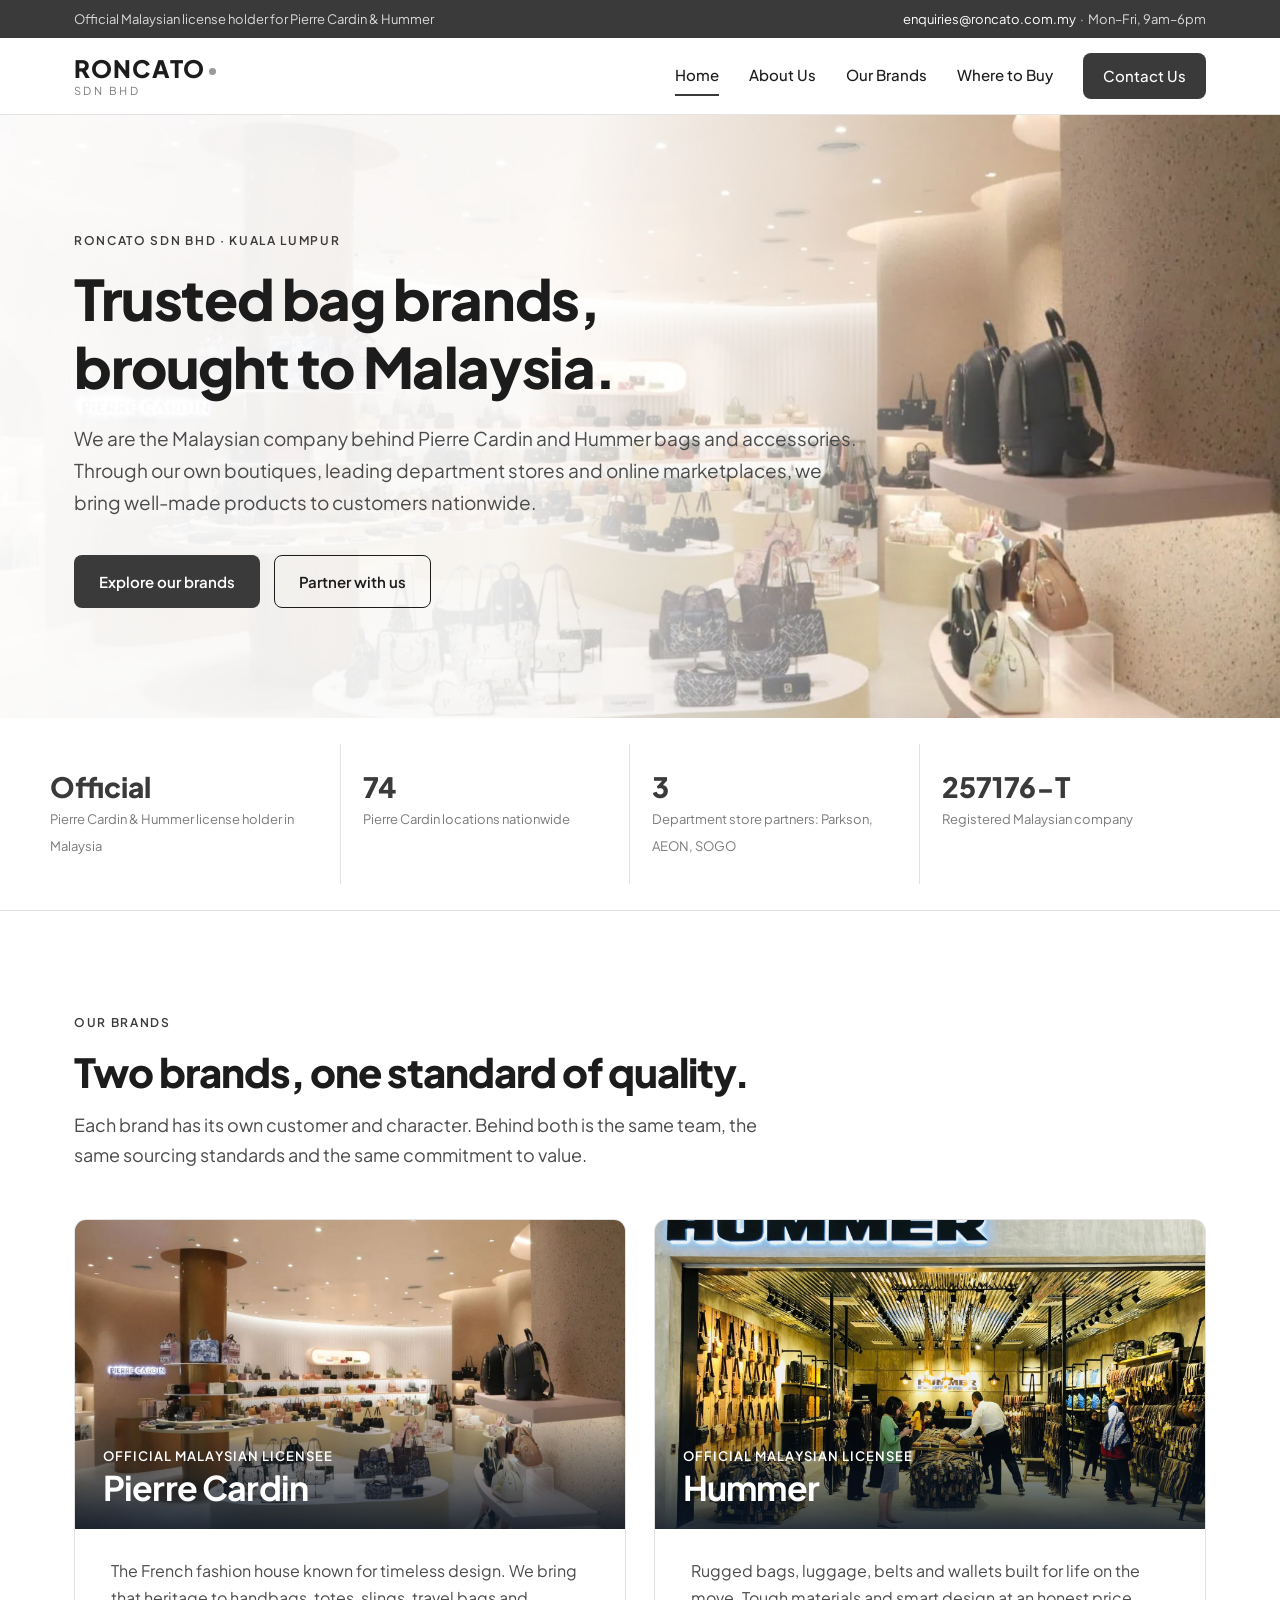
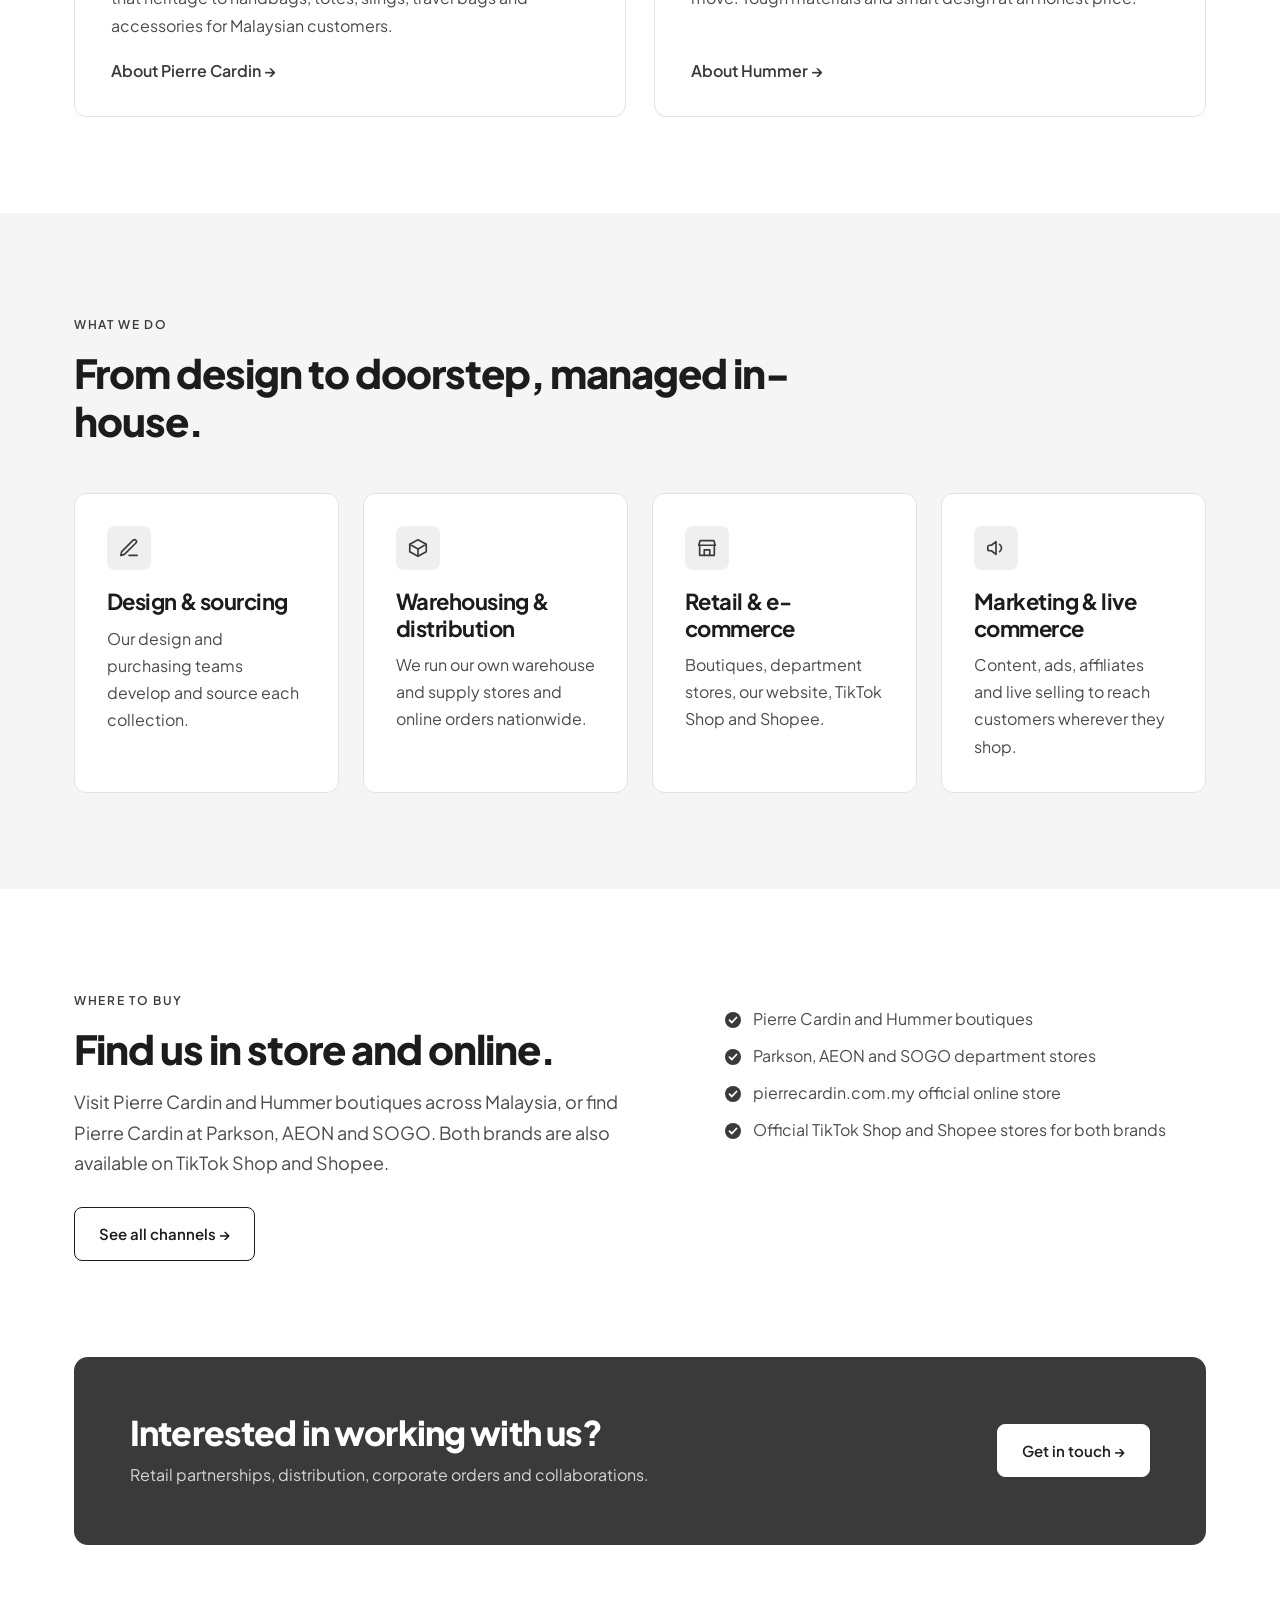
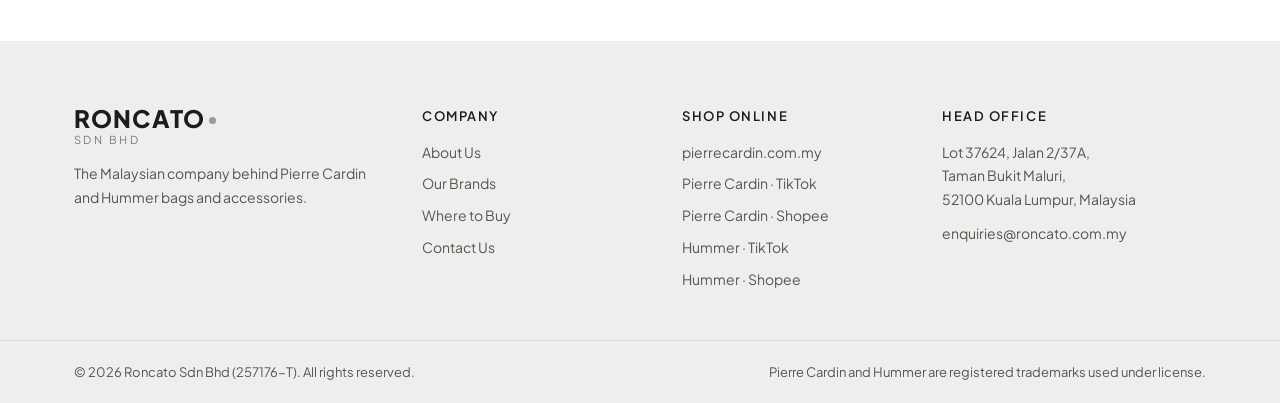
<file: index.html>
<!DOCTYPE html>
<html lang="en">
<head>
<meta charset="utf-8">
<meta name="viewport" content="width=device-width, initial-scale=1">
<title>Roncato Sdn Bhd | Pierre Cardin & Hummer bags in Malaysia</title>
<meta name="description" content="Roncato Sdn Bhd is the Malaysian company behind Pierre Cardin and Hummer bags and accessories, sold in boutiques, department stores, TikTok Shop and Shopee nationwide.">
<link rel="canonical" href="https://roncato.com.my/">
<meta property="og:title" content="Roncato Sdn Bhd | Pierre Cardin & Hummer bags in Malaysia">
<meta property="og:description" content="Roncato Sdn Bhd is the Malaysian company behind Pierre Cardin and Hummer bags and accessories, sold in boutiques, department stores, TikTok Shop and Shopee nationwide.">
<meta property="og:url" content="https://roncato.com.my/">
<meta property="og:type" content="website">
<link rel="preconnect" href="https://fonts.googleapis.com">
<link rel="preconnect" href="https://fonts.gstatic.com" crossorigin>
<link href="https://fonts.googleapis.com/css2?family=Plus+Jakarta+Sans:wght@400;500;600;700;800&display=swap" rel="stylesheet">
<link rel="stylesheet" href="styles.css">
<script type="application/ld+json">{"@context":"https://schema.org","@type":"Organization","name":"Roncato Sdn Bhd","url":"https://roncato.com.my/","email":"enquiries@roncato.com.my","address":{"@type":"PostalAddress","streetAddress":"Lot 37624, Jalan 2/37A, Taman Bukit Maluri","postalCode":"52100","addressLocality":"Kuala Lumpur","addressCountry":"MY"},"brand":[{"@type":"Brand","name":"Pierre Cardin"},{"@type":"Brand","name":"Hummer"}]}</script>
</head>
<body>
<div class="topbar"><div class="wrap"><span>Official Malaysian license holder for Pierre Cardin &amp; Hummer</span><span class="hide-sm"><a href="mailto:enquiries@roncato.com.my">enquiries@roncato.com.my</a> &nbsp;·&nbsp; Mon–Fri, 9am–6pm</span></div></div>
<header class="site"><div class="wrap">
  <a class="logo" href="index.html"><b>RONCATO</b><span>Sdn Bhd</span></a>
  <button class="menu-toggle" aria-expanded="false" aria-controls="nav">Menu</button>
  <nav class="main" id="nav"><a href="index.html" class="active">Home</a><a href="about.html">About Us</a><a href="brands.html">Our Brands</a><a href="where-to-buy.html">Where to Buy</a><a class="btn btn-primary" href="contact.html">Contact Us</a></nav>
</div></header>
<main>

<section class="hero photo-hero"><div class="wrap">
  <span class="eyebrow">Roncato Sdn Bhd · Kuala Lumpur</span>
  <h1>Trusted bag brands, brought to Malaysia.</h1>
  <p>We are the Malaysian company behind Pierre Cardin and Hummer bags and accessories. Through our own boutiques, leading department stores and online marketplaces, we bring well-made products to customers nationwide.</p>
  <div class="actions"><a class="btn btn-primary" href="brands.html">Explore our brands</a><a class="btn btn-ghost" href="contact.html">Partner with us</a></div>
</div></section>

<section class="trust"><div class="wrap">
  <div><b>Official</b><small>Pierre Cardin &amp; Hummer license holder in Malaysia</small></div>
  <div><b>74</b><small>Pierre Cardin locations nationwide</small></div>
  <div><b>3</b><small>Department store partners: Parkson, AEON, SOGO</small></div>
  <div><b>257176-T</b><small>Registered Malaysian company</small></div>
</div></section>

<section class="block"><div class="wrap">
  <div class="head"><span class="eyebrow">Our brands</span><h2>Two brands, one standard of quality.</h2><p class="lead">Each brand has its own customer and character. Behind both is the same team, the same sourcing standards and the same commitment to value.</p></div>
  <div class="grid2">
    <div class="brand-card"><div class="top img"><img src="images/pierre-cardin-boutique.jpg" alt="Inside a Pierre Cardin boutique in Malaysia" loading="lazy"><div class="label"><span class="tag">Official Malaysian licensee</span><h3>Pierre Cardin</h3></div></div>
      <div class="body"><p>The French fashion house known for timeless design. We bring that heritage to handbags, totes, slings, travel bags and accessories for Malaysian customers.</p><a class="more" href="brands.html#pierre-cardin">About Pierre Cardin →</a></div></div>
    <div class="brand-card"><div class="top img"><img src="images/hummer-boutique.jpg" alt="Hummer boutique storefront in Malaysia" loading="lazy"><div class="label"><span class="tag">Official Malaysian licensee</span><h3>Hummer</h3></div></div>
      <div class="body"><p>Rugged bags, luggage, belts and wallets built for life on the move. Tough materials and smart design at an honest price.</p><a class="more" href="brands.html#hummer">About Hummer →</a></div></div>
  </div>
</div></section>

<section class="block soft"><div class="wrap">
  <div class="head"><span class="eyebrow">What we do</span><h2>From design to doorstep, managed in-house.</h2></div>
  <div class="grid4">
    <div class="card"><div class="icon"><svg viewBox="0 0 24 24"><path d="M12 20h9"/><path d="M16.5 3.5a2.1 2.1 0 013 3L7 19l-4 1 1-4z"/></svg></div><h3>Design &amp; sourcing</h3><p>Our design and purchasing teams develop and source each collection.</p></div>
    <div class="card"><div class="icon"><svg viewBox="0 0 24 24"><path d="M21 8l-9-5-9 5 9 5 9-5z"/><path d="M3 8v8l9 5 9-5V8"/><path d="M12 13v8"/></svg></div><h3>Warehousing &amp; distribution</h3><p>We run our own warehouse and supply stores and online orders nationwide.</p></div>
    <div class="card"><div class="icon"><svg viewBox="0 0 24 24"><path d="M3 9l1.5-5h15L21 9"/><path d="M4 9v11h16V9"/><path d="M3 9h18"/><path d="M9 20v-6h6v6"/></svg></div><h3>Retail &amp; e-commerce</h3><p>Boutiques, department stores, our website, TikTok Shop and Shopee.</p></div>
    <div class="card"><div class="icon"><svg viewBox="0 0 24 24"><path d="M3 11v2a2 2 0 002 2h2l5 4V5L7 9H5a2 2 0 00-2 2z"/><path d="M16 8a5 5 0 010 8"/></svg></div><h3>Marketing &amp; live commerce</h3><p>Content, ads, affiliates and live selling to reach customers wherever they shop.</p></div>
  </div>
</div></section>

<section class="block"><div class="wrap split">
  <div><span class="eyebrow">Where to buy</span><h2>Find us in store and online.</h2>
    <p class="lead" style="margin-top:14px">Visit Pierre Cardin and Hummer boutiques across Malaysia, or find Pierre Cardin at Parkson, AEON and SOGO. Both brands are also available on TikTok Shop and Shopee.</p>
    <a class="btn btn-outline" style="margin-top:28px" href="where-to-buy.html">See all channels →</a></div>
  <ul class="check"><li>Pierre Cardin and Hummer boutiques</li><li>Parkson, AEON and SOGO department stores</li><li>pierrecardin.com.my official online store</li><li>Official TikTok Shop and Shopee stores for both brands</li></ul>
</div></section>
<section class="block" style="padding-top:0"><div class="wrap"><div class="cta"><div><h2>Interested in working with us?</h2><p>Retail partnerships, distribution, corporate orders and collaborations.</p></div><a class="btn btn-ghost" href="contact.html">Get in touch →</a></div></div></section>

</main>
<footer class="site">
  <div class="wrap">
    <div><a class="logo" href="index.html"><b>RONCATO</b><span>Sdn Bhd</span></a>
      <p style="margin-top:16px;max-width:34ch">The Malaysian company behind Pierre Cardin and Hummer bags and accessories.</p></div>
    <div><h5>Company</h5><ul><li><a href="about.html">About Us</a></li><li><a href="brands.html">Our Brands</a></li><li><a href="where-to-buy.html">Where to Buy</a></li><li><a href="contact.html">Contact Us</a></li></ul></div>
    <div><h5>Shop online</h5><ul><li><a href="https://www.pierrecardin.com.my" target="_blank" rel="noopener">pierrecardin.com.my</a></li><li><a href="https://www.tiktok.com/@pierrecardin.my" target="_blank" rel="noopener">Pierre Cardin · TikTok</a></li><li><a href="https://shopee.com.my/pierrecardinstudio.os" target="_blank" rel="noopener">Pierre Cardin · Shopee</a></li><li><a href="https://www.tiktok.com/@hummer.os" target="_blank" rel="noopener">Hummer · TikTok</a></li><li><a href="https://shopee.com.my/hummerstudio.os" target="_blank" rel="noopener">Hummer · Shopee</a></li></ul></div>
    <div><h5>Head office</h5><p>Lot 37624, Jalan 2/37A,<br>Taman Bukit Maluri,<br>52100 Kuala Lumpur, Malaysia</p><p style="margin-top:10px"><a href="mailto:enquiries@roncato.com.my">enquiries@roncato.com.my</a></p></div>
  </div>
  <div class="legal"><div class="wrap"><span>© <span class="yr">2026</span> Roncato Sdn Bhd (257176-T). All rights reserved.</span><span>Pierre Cardin and Hummer are registered trademarks used under license.</span></div></div>
</footer>
<script>
document.querySelectorAll('.yr').forEach(e=>e.textContent=new Date().getFullYear());
const t=document.querySelector('.menu-toggle'),n=document.getElementById('nav');
t.addEventListener('click',()=>{const o=n.classList.toggle('open');t.setAttribute('aria-expanded',o)});
</script>
</body>
</html>
</file>
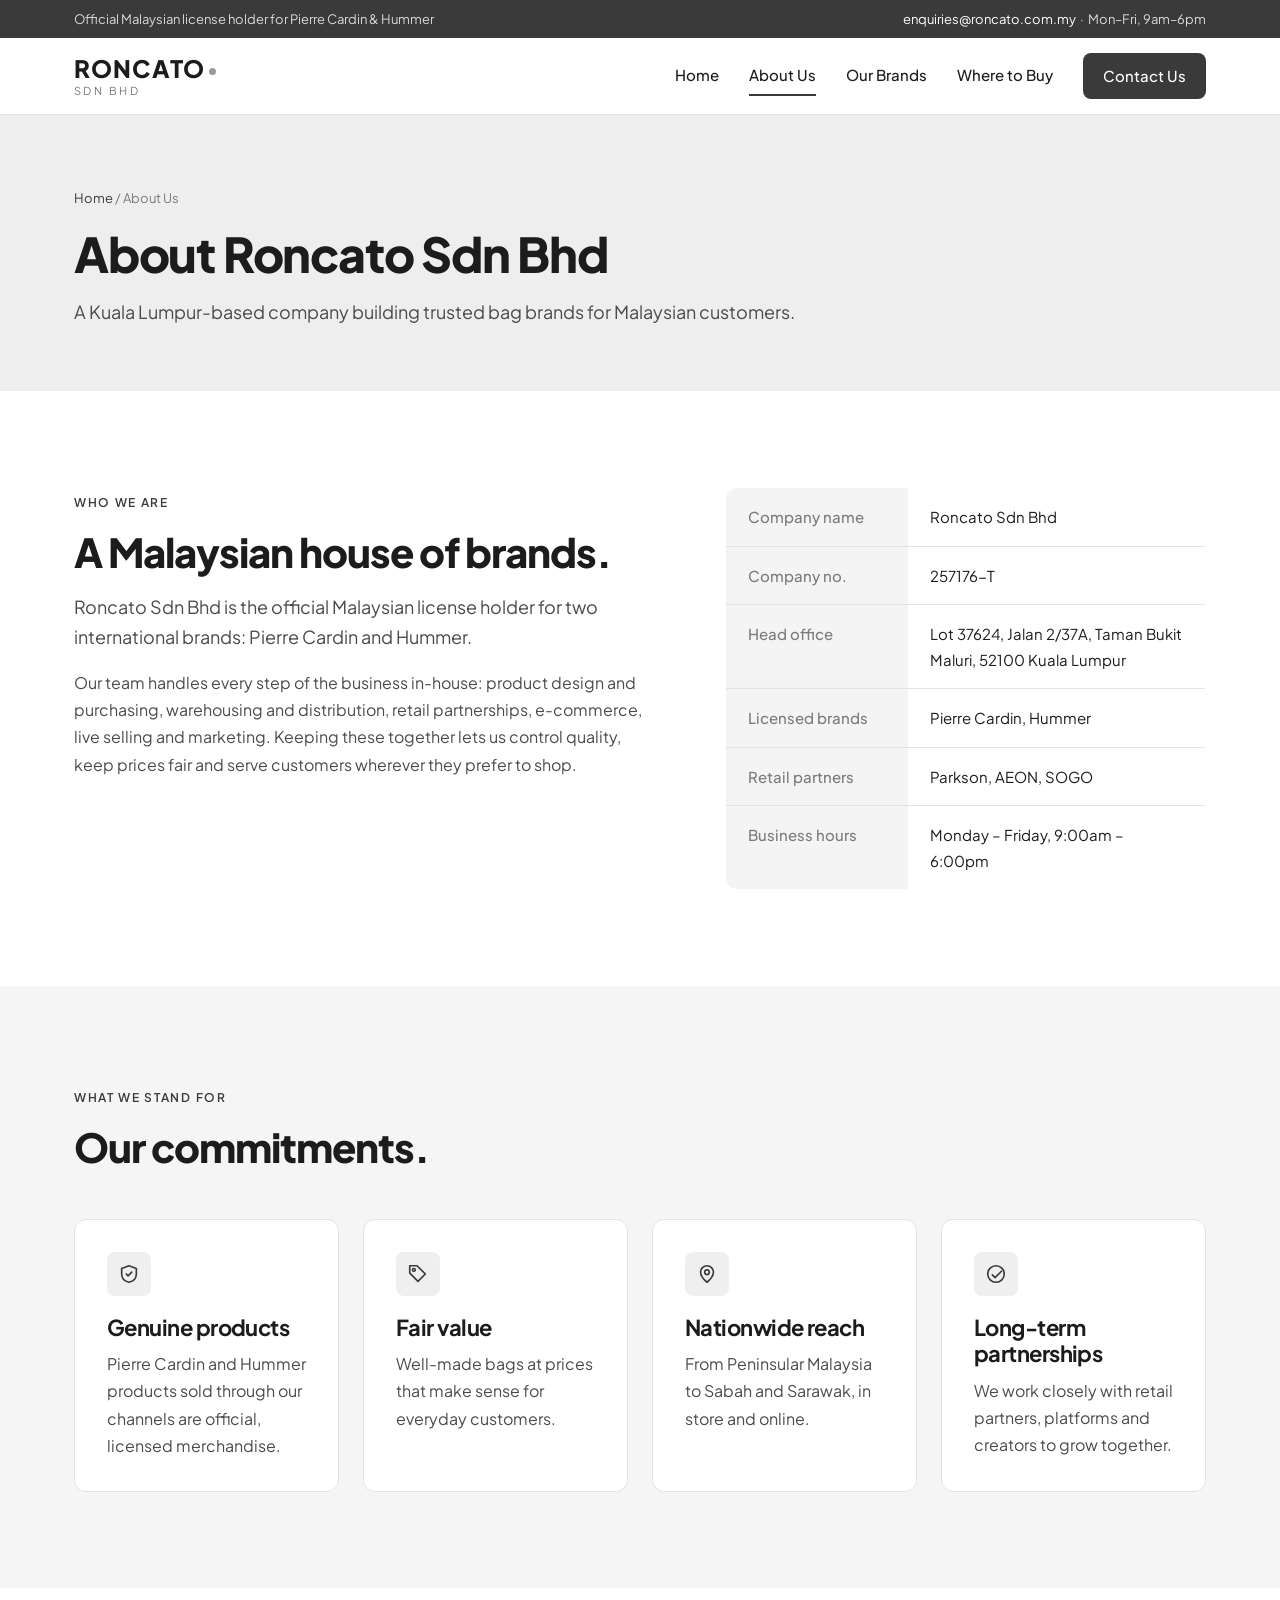
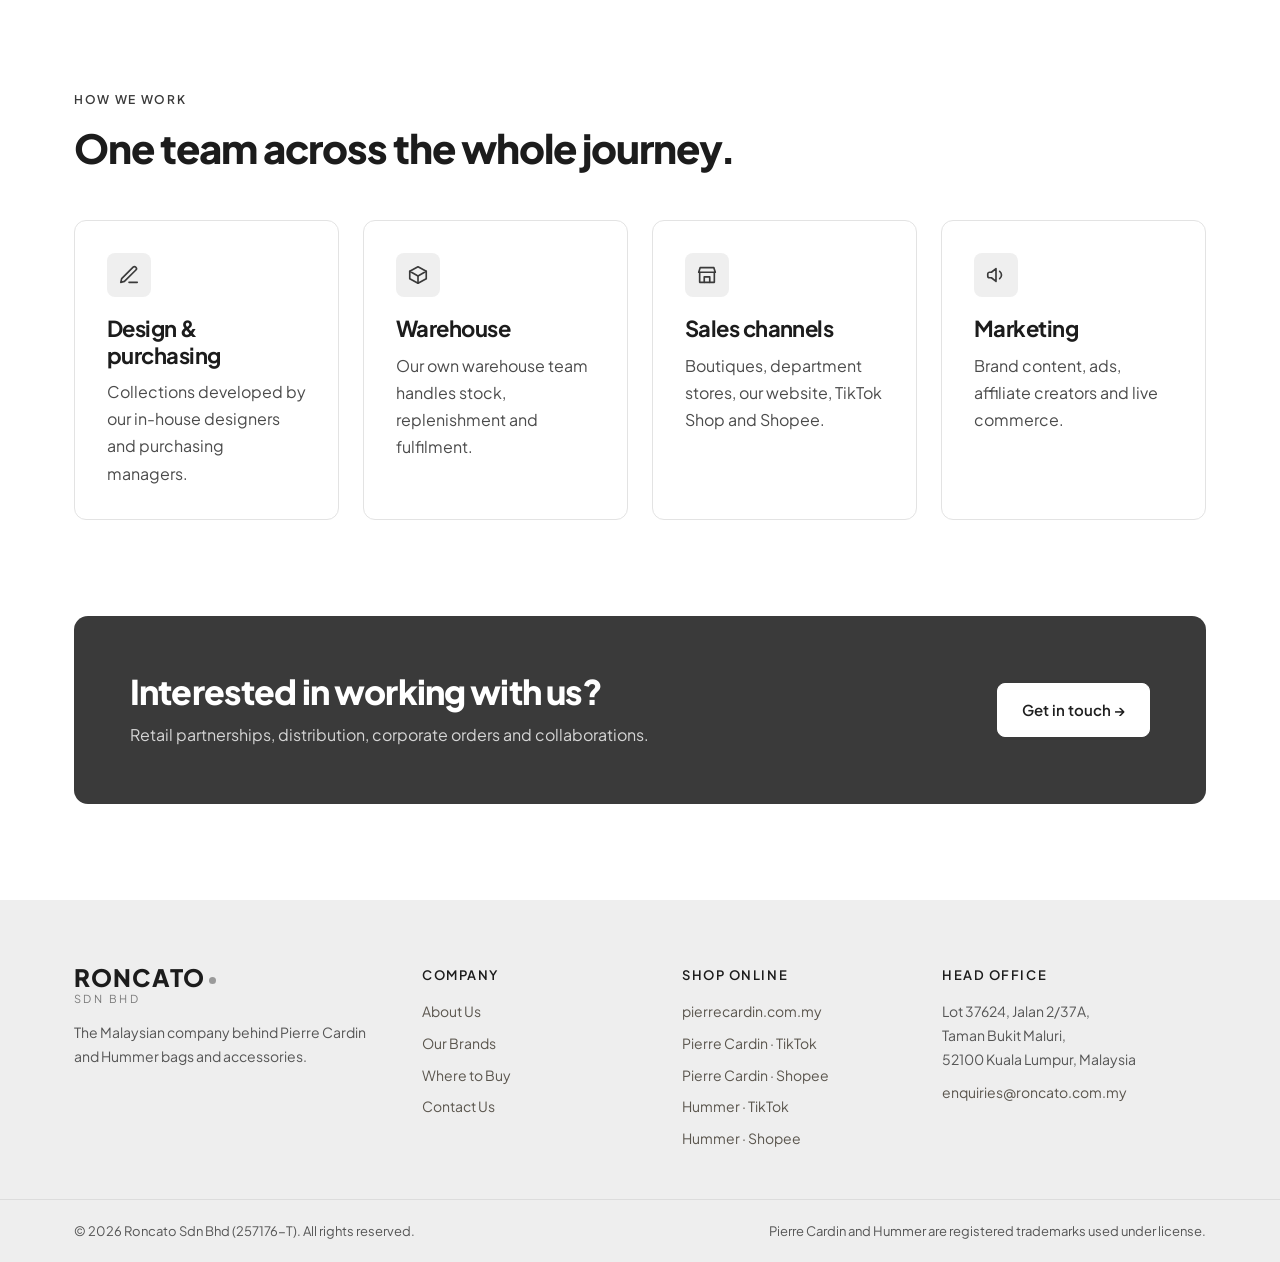
<file: about.html>
<!DOCTYPE html>
<html lang="en">
<head>
<meta charset="utf-8">
<meta name="viewport" content="width=device-width, initial-scale=1">
<title>About Us | Roncato Sdn Bhd</title>
<meta name="description" content="About Roncato Sdn Bhd, the Kuala Lumpur company and official Malaysian license holder for Pierre Cardin and Hummer.">
<link rel="canonical" href="https://roncato.com.my/about.html">
<meta property="og:title" content="About Us | Roncato Sdn Bhd">
<meta property="og:description" content="About Roncato Sdn Bhd, the Kuala Lumpur company and official Malaysian license holder for Pierre Cardin and Hummer.">
<meta property="og:url" content="https://roncato.com.my/about.html">
<meta property="og:type" content="website">
<link rel="preconnect" href="https://fonts.googleapis.com">
<link rel="preconnect" href="https://fonts.gstatic.com" crossorigin>
<link href="https://fonts.googleapis.com/css2?family=Plus+Jakarta+Sans:wght@400;500;600;700;800&display=swap" rel="stylesheet">
<link rel="stylesheet" href="styles.css">
<script type="application/ld+json">{"@context":"https://schema.org","@type":"Organization","name":"Roncato Sdn Bhd","url":"https://roncato.com.my/","email":"enquiries@roncato.com.my","address":{"@type":"PostalAddress","streetAddress":"Lot 37624, Jalan 2/37A, Taman Bukit Maluri","postalCode":"52100","addressLocality":"Kuala Lumpur","addressCountry":"MY"},"brand":[{"@type":"Brand","name":"Pierre Cardin"},{"@type":"Brand","name":"Hummer"}]}</script>
</head>
<body>
<div class="topbar"><div class="wrap"><span>Official Malaysian license holder for Pierre Cardin &amp; Hummer</span><span class="hide-sm"><a href="mailto:enquiries@roncato.com.my">enquiries@roncato.com.my</a> &nbsp;·&nbsp; Mon–Fri, 9am–6pm</span></div></div>
<header class="site"><div class="wrap">
  <a class="logo" href="index.html"><b>RONCATO</b><span>Sdn Bhd</span></a>
  <button class="menu-toggle" aria-expanded="false" aria-controls="nav">Menu</button>
  <nav class="main" id="nav"><a href="index.html">Home</a><a href="about.html" class="active">About Us</a><a href="brands.html">Our Brands</a><a href="where-to-buy.html">Where to Buy</a><a class="btn btn-primary" href="contact.html">Contact Us</a></nav>
</div></header>
<main>
<section class="page-hero"><div class="wrap"><div class="crumbs"><a href="index.html">Home</a> / About Us</div><h1>About Roncato Sdn Bhd</h1><p>A Kuala Lumpur-based company building trusted bag brands for Malaysian customers.</p></div></section>
<section class="block"><div class="wrap split">
  <div><span class="eyebrow">Who we are</span><h2>A Malaysian house of brands.</h2>
    <p class="lead" style="margin-top:16px">Roncato Sdn Bhd is the official Malaysian license holder for two international brands: Pierre Cardin and Hummer.</p>
    <p style="margin-top:16px">Our team handles every step of the business in-house: product design and purchasing, warehousing and distribution, retail partnerships, e-commerce, live selling and marketing. Keeping these together lets us control quality, keep prices fair and serve customers wherever they prefer to shop.</p>
  </div>
  <table class="facts">
    <tr><th>Company name</th><td>Roncato Sdn Bhd</td></tr>
    <tr><th>Company no.</th><td>257176-T</td></tr>
    <tr><th>Head office</th><td>Lot 37624, Jalan 2/37A, Taman Bukit Maluri, 52100 Kuala Lumpur</td></tr>
    <tr><th>Licensed brands</th><td>Pierre Cardin, Hummer</td></tr>
    <tr><th>Retail partners</th><td>Parkson, AEON, SOGO</td></tr>
    <tr><th>Business hours</th><td>Monday – Friday, 9:00am – 6:00pm</td></tr>
  </table>
</div></section>

<section class="block soft"><div class="wrap">
  <div class="head"><span class="eyebrow">What we stand for</span><h2>Our commitments.</h2></div>
  <div class="grid4">
    <div class="card"><div class="icon"><svg viewBox="0 0 24 24"><path d="M12 3l8 3v6c0 5-3.5 8-8 9-4.5-1-8-4-8-9V6z"/><path d="M9 12l2 2 4-4"/></svg></div><h3>Genuine products</h3><p>Pierre Cardin and Hummer products sold through our channels are official, licensed merchandise.</p></div>
    <div class="card"><div class="icon"><svg viewBox="0 0 24 24"><path d="M20 12l-8 8-9-9V3h8z"/><circle cx="7.5" cy="7.5" r="1.5"/></svg></div><h3>Fair value</h3><p>Well-made bags at prices that make sense for everyday customers.</p></div>
    <div class="card"><div class="icon"><svg viewBox="0 0 24 24"><path d="M12 21s-7-6-7-11a7 7 0 0114 0c0 5-7 11-7 11z"/><circle cx="12" cy="10" r="2.5"/></svg></div><h3>Nationwide reach</h3><p>From Peninsular Malaysia to Sabah and Sarawak, in store and online.</p></div>
    <div class="card"><div class="icon"><svg viewBox="0 0 24 24"><path d="M8 13l3 3 7-7"/><circle cx="12" cy="12" r="9"/></svg></div><h3>Long-term partnerships</h3><p>We work closely with retail partners, platforms and creators to grow together.</p></div>
  </div>
</div></section>

<section class="block"><div class="wrap">
  <div class="head"><span class="eyebrow">How we work</span><h2>One team across the whole journey.</h2></div>
  <div class="grid4">
    <div class="card"><div class="icon"><svg viewBox="0 0 24 24"><path d="M12 20h9"/><path d="M16.5 3.5a2.1 2.1 0 013 3L7 19l-4 1 1-4z"/></svg></div><h3>Design &amp; purchasing</h3><p>Collections developed by our in-house designers and purchasing managers.</p></div>
    <div class="card"><div class="icon"><svg viewBox="0 0 24 24"><path d="M21 8l-9-5-9 5 9 5 9-5z"/><path d="M3 8v8l9 5 9-5V8"/><path d="M12 13v8"/></svg></div><h3>Warehouse</h3><p>Our own warehouse team handles stock, replenishment and fulfilment.</p></div>
    <div class="card"><div class="icon"><svg viewBox="0 0 24 24"><path d="M3 9l1.5-5h15L21 9"/><path d="M4 9v11h16V9"/><path d="M3 9h18"/><path d="M9 20v-6h6v6"/></svg></div><h3>Sales channels</h3><p>Boutiques, department stores, our website, TikTok Shop and Shopee.</p></div>
    <div class="card"><div class="icon"><svg viewBox="0 0 24 24"><path d="M3 11v2a2 2 0 002 2h2l5 4V5L7 9H5a2 2 0 00-2 2z"/><path d="M16 8a5 5 0 010 8"/></svg></div><h3>Marketing</h3><p>Brand content, ads, affiliate creators and live commerce.</p></div>
  </div>
</div></section>
<section class="block" style="padding-top:0"><div class="wrap"><div class="cta"><div><h2>Interested in working with us?</h2><p>Retail partnerships, distribution, corporate orders and collaborations.</p></div><a class="btn btn-ghost" href="contact.html">Get in touch →</a></div></div></section>

</main>
<footer class="site">
  <div class="wrap">
    <div><a class="logo" href="index.html"><b>RONCATO</b><span>Sdn Bhd</span></a>
      <p style="margin-top:16px;max-width:34ch">The Malaysian company behind Pierre Cardin and Hummer bags and accessories.</p></div>
    <div><h5>Company</h5><ul><li><a href="about.html">About Us</a></li><li><a href="brands.html">Our Brands</a></li><li><a href="where-to-buy.html">Where to Buy</a></li><li><a href="contact.html">Contact Us</a></li></ul></div>
    <div><h5>Shop online</h5><ul><li><a href="https://www.pierrecardin.com.my" target="_blank" rel="noopener">pierrecardin.com.my</a></li><li><a href="https://www.tiktok.com/@pierrecardin.my" target="_blank" rel="noopener">Pierre Cardin · TikTok</a></li><li><a href="https://shopee.com.my/pierrecardinstudio.os" target="_blank" rel="noopener">Pierre Cardin · Shopee</a></li><li><a href="https://www.tiktok.com/@hummer.os" target="_blank" rel="noopener">Hummer · TikTok</a></li><li><a href="https://shopee.com.my/hummerstudio.os" target="_blank" rel="noopener">Hummer · Shopee</a></li></ul></div>
    <div><h5>Head office</h5><p>Lot 37624, Jalan 2/37A,<br>Taman Bukit Maluri,<br>52100 Kuala Lumpur, Malaysia</p><p style="margin-top:10px"><a href="mailto:enquiries@roncato.com.my">enquiries@roncato.com.my</a></p></div>
  </div>
  <div class="legal"><div class="wrap"><span>© <span class="yr">2026</span> Roncato Sdn Bhd (257176-T). All rights reserved.</span><span>Pierre Cardin and Hummer are registered trademarks used under license.</span></div></div>
</footer>
<script>
document.querySelectorAll('.yr').forEach(e=>e.textContent=new Date().getFullYear());
const t=document.querySelector('.menu-toggle'),n=document.getElementById('nav');
t.addEventListener('click',()=>{const o=n.classList.toggle('open');t.setAttribute('aria-expanded',o)});
</script>
</body>
</html>
</file>
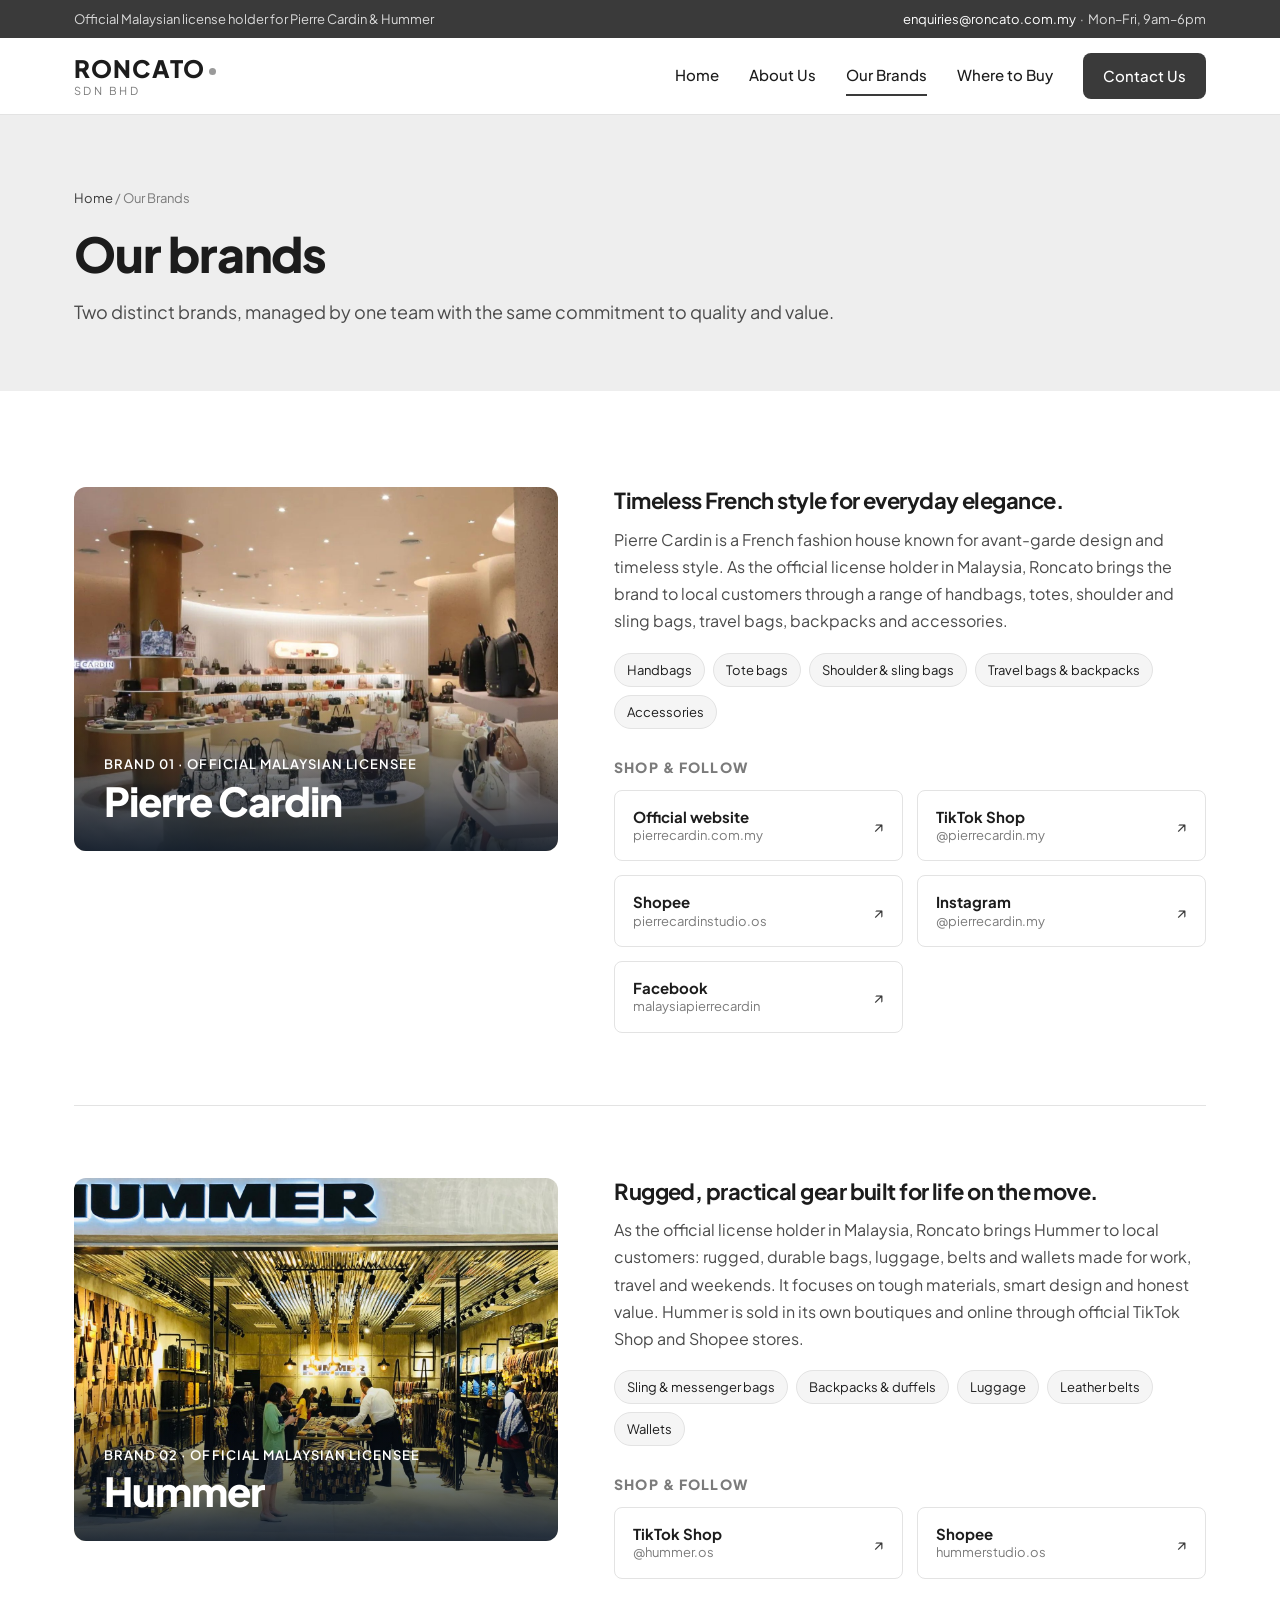
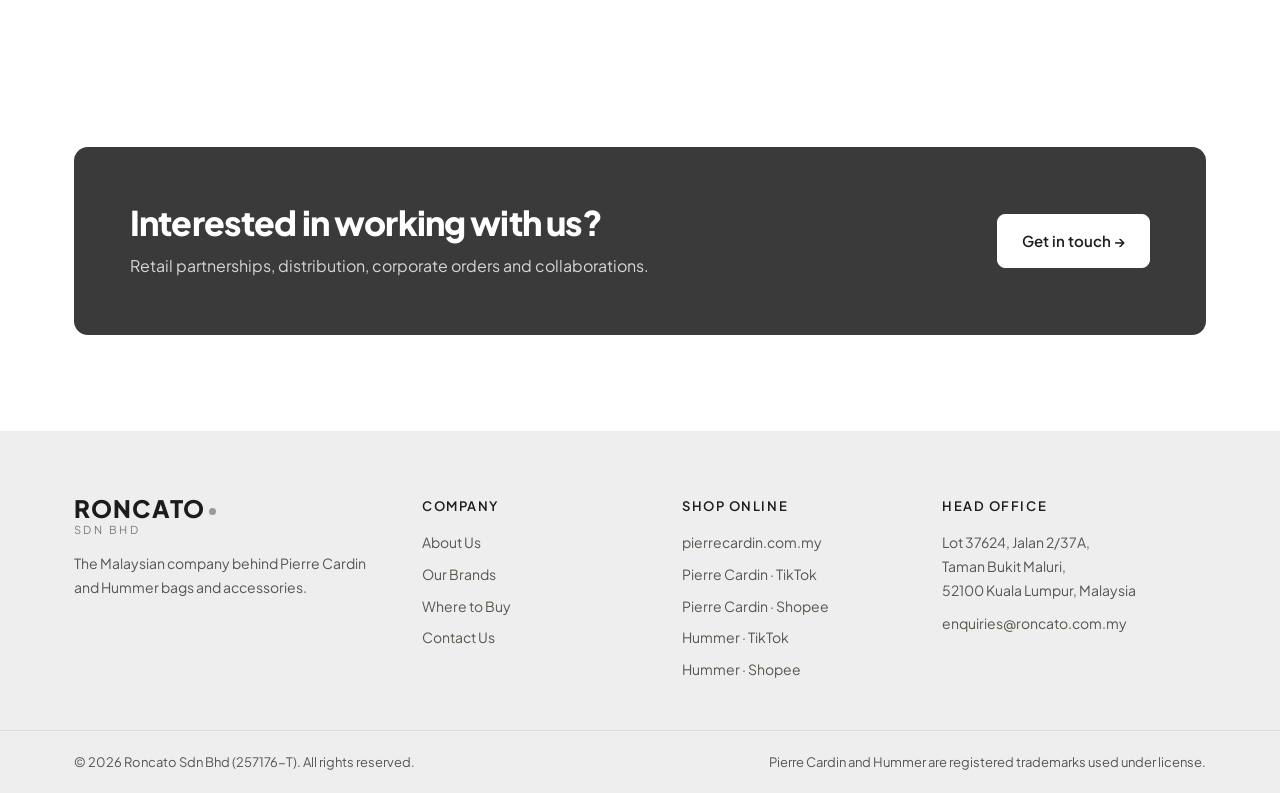
<file: brands.html>
<!DOCTYPE html>
<html lang="en">
<head>
<meta charset="utf-8">
<meta name="viewport" content="width=device-width, initial-scale=1">
<title>Our Brands: Pierre Cardin & Hummer | Roncato Sdn Bhd</title>
<meta name="description" content="Pierre Cardin and Hummer bags by Roncato Sdn Bhd, official Malaysian license holder for both brands, with links to official TikTok Shop, Shopee and social channels.">
<link rel="canonical" href="https://roncato.com.my/brands.html">
<meta property="og:title" content="Our Brands: Pierre Cardin & Hummer | Roncato Sdn Bhd">
<meta property="og:description" content="Pierre Cardin and Hummer bags by Roncato Sdn Bhd, official Malaysian license holder for both brands, with links to official TikTok Shop, Shopee and social channels.">
<meta property="og:url" content="https://roncato.com.my/brands.html">
<meta property="og:type" content="website">
<link rel="preconnect" href="https://fonts.googleapis.com">
<link rel="preconnect" href="https://fonts.gstatic.com" crossorigin>
<link href="https://fonts.googleapis.com/css2?family=Plus+Jakarta+Sans:wght@400;500;600;700;800&display=swap" rel="stylesheet">
<link rel="stylesheet" href="styles.css">
<script type="application/ld+json">{"@context":"https://schema.org","@type":"Organization","name":"Roncato Sdn Bhd","url":"https://roncato.com.my/","email":"enquiries@roncato.com.my","address":{"@type":"PostalAddress","streetAddress":"Lot 37624, Jalan 2/37A, Taman Bukit Maluri","postalCode":"52100","addressLocality":"Kuala Lumpur","addressCountry":"MY"},"brand":[{"@type":"Brand","name":"Pierre Cardin"},{"@type":"Brand","name":"Hummer"}]}</script>
</head>
<body>
<div class="topbar"><div class="wrap"><span>Official Malaysian license holder for Pierre Cardin &amp; Hummer</span><span class="hide-sm"><a href="mailto:enquiries@roncato.com.my">enquiries@roncato.com.my</a> &nbsp;·&nbsp; Mon–Fri, 9am–6pm</span></div></div>
<header class="site"><div class="wrap">
  <a class="logo" href="index.html"><b>RONCATO</b><span>Sdn Bhd</span></a>
  <button class="menu-toggle" aria-expanded="false" aria-controls="nav">Menu</button>
  <nav class="main" id="nav"><a href="index.html">Home</a><a href="about.html">About Us</a><a href="brands.html" class="active">Our Brands</a><a href="where-to-buy.html">Where to Buy</a><a class="btn btn-primary" href="contact.html">Contact Us</a></nav>
</div></header>
<main>
<section class="page-hero"><div class="wrap"><div class="crumbs"><a href="index.html">Home</a> / Our Brands</div><h1>Our brands</h1><p>Two distinct brands, managed by one team with the same commitment to quality and value.</p></div></section>
<section class="block"><div class="wrap">
  <div class="brand-detail" id="pierre-cardin">
    <div class="brand-panel img"><img src="images/pierre-cardin-boutique.jpg" alt="Inside a Pierre Cardin boutique in Malaysia" loading="lazy"><div class="label"><span class="tag">Brand 01 · Official Malaysian licensee</span><h2>Pierre Cardin</h2></div></div>
    <div><h3>Timeless French style for everyday elegance.</h3>
      <p style="margin-top:12px">Pierre Cardin is a French fashion house known for avant-garde design and timeless style. As the official license holder in Malaysia, Roncato brings the brand to local customers through a range of handbags, totes, shoulder and sling bags, travel bags, backpacks and accessories.</p>
      <div class="pills"><span>Handbags</span><span>Tote bags</span><span>Shoulder &amp; sling bags</span><span>Travel bags &amp; backpacks</span><span>Accessories</span></div>
      <h4 style="margin:30px 0 14px;font-size:14px;letter-spacing:.08em;text-transform:uppercase;color:var(--muted)">Shop &amp; follow</h4>
      <div class="channels"><a class="channel" href="https://www.pierrecardin.com.my" target="_blank" rel="noopener"><span><b>Official website</b><small>pierrecardin.com.my</small></span><i>↗</i></a><a class="channel" href="https://www.tiktok.com/@pierrecardin.my" target="_blank" rel="noopener"><span><b>TikTok Shop</b><small>@pierrecardin.my</small></span><i>↗</i></a><a class="channel" href="https://shopee.com.my/pierrecardinstudio.os" target="_blank" rel="noopener"><span><b>Shopee</b><small>pierrecardinstudio.os</small></span><i>↗</i></a><a class="channel" href="https://www.instagram.com/pierrecardin.my/" target="_blank" rel="noopener"><span><b>Instagram</b><small>@pierrecardin.my</small></span><i>↗</i></a><a class="channel" href="https://www.facebook.com/malaysiapierrecardin" target="_blank" rel="noopener"><span><b>Facebook</b><small>malaysiapierrecardin</small></span><i>↗</i></a></div>
    </div>
  </div>
  <div class="brand-detail" id="hummer">
    <div class="brand-panel img"><img src="images/hummer-boutique.jpg" alt="Hummer boutique storefront in Malaysia" loading="lazy"><div class="label"><span class="tag">Brand 02 · Official Malaysian licensee</span><h2>Hummer</h2></div></div>
    <div><h3>Rugged, practical gear built for life on the move.</h3>
      <p style="margin-top:12px">As the official license holder in Malaysia, Roncato brings Hummer to local customers: rugged, durable bags, luggage, belts and wallets made for work, travel and weekends. It focuses on tough materials, smart design and honest value. Hummer is sold in its own boutiques and online through official TikTok Shop and Shopee stores.</p>
      <div class="pills"><span>Sling &amp; messenger bags</span><span>Backpacks &amp; duffels</span><span>Luggage</span><span>Leather belts</span><span>Wallets</span></div>
      <h4 style="margin:30px 0 14px;font-size:14px;letter-spacing:.08em;text-transform:uppercase;color:var(--muted)">Shop &amp; follow</h4>
      <div class="channels"><a class="channel" href="https://www.tiktok.com/@hummer.os" target="_blank" rel="noopener"><span><b>TikTok Shop</b><small>@hummer.os</small></span><i>↗</i></a><a class="channel" href="https://shopee.com.my/hummerstudio.os" target="_blank" rel="noopener"><span><b>Shopee</b><small>hummerstudio.os</small></span><i>↗</i></a></div>
    </div>
  </div>
</div></section>
<section class="block" style="padding-top:0"><div class="wrap"><div class="cta"><div><h2>Interested in working with us?</h2><p>Retail partnerships, distribution, corporate orders and collaborations.</p></div><a class="btn btn-ghost" href="contact.html">Get in touch →</a></div></div></section>

</main>
<footer class="site">
  <div class="wrap">
    <div><a class="logo" href="index.html"><b>RONCATO</b><span>Sdn Bhd</span></a>
      <p style="margin-top:16px;max-width:34ch">The Malaysian company behind Pierre Cardin and Hummer bags and accessories.</p></div>
    <div><h5>Company</h5><ul><li><a href="about.html">About Us</a></li><li><a href="brands.html">Our Brands</a></li><li><a href="where-to-buy.html">Where to Buy</a></li><li><a href="contact.html">Contact Us</a></li></ul></div>
    <div><h5>Shop online</h5><ul><li><a href="https://www.pierrecardin.com.my" target="_blank" rel="noopener">pierrecardin.com.my</a></li><li><a href="https://www.tiktok.com/@pierrecardin.my" target="_blank" rel="noopener">Pierre Cardin · TikTok</a></li><li><a href="https://shopee.com.my/pierrecardinstudio.os" target="_blank" rel="noopener">Pierre Cardin · Shopee</a></li><li><a href="https://www.tiktok.com/@hummer.os" target="_blank" rel="noopener">Hummer · TikTok</a></li><li><a href="https://shopee.com.my/hummerstudio.os" target="_blank" rel="noopener">Hummer · Shopee</a></li></ul></div>
    <div><h5>Head office</h5><p>Lot 37624, Jalan 2/37A,<br>Taman Bukit Maluri,<br>52100 Kuala Lumpur, Malaysia</p><p style="margin-top:10px"><a href="mailto:enquiries@roncato.com.my">enquiries@roncato.com.my</a></p></div>
  </div>
  <div class="legal"><div class="wrap"><span>© <span class="yr">2026</span> Roncato Sdn Bhd (257176-T). All rights reserved.</span><span>Pierre Cardin and Hummer are registered trademarks used under license.</span></div></div>
</footer>
<script>
document.querySelectorAll('.yr').forEach(e=>e.textContent=new Date().getFullYear());
const t=document.querySelector('.menu-toggle'),n=document.getElementById('nav');
t.addEventListener('click',()=>{const o=n.classList.toggle('open');t.setAttribute('aria-expanded',o)});
</script>
</body>
</html>
</file>
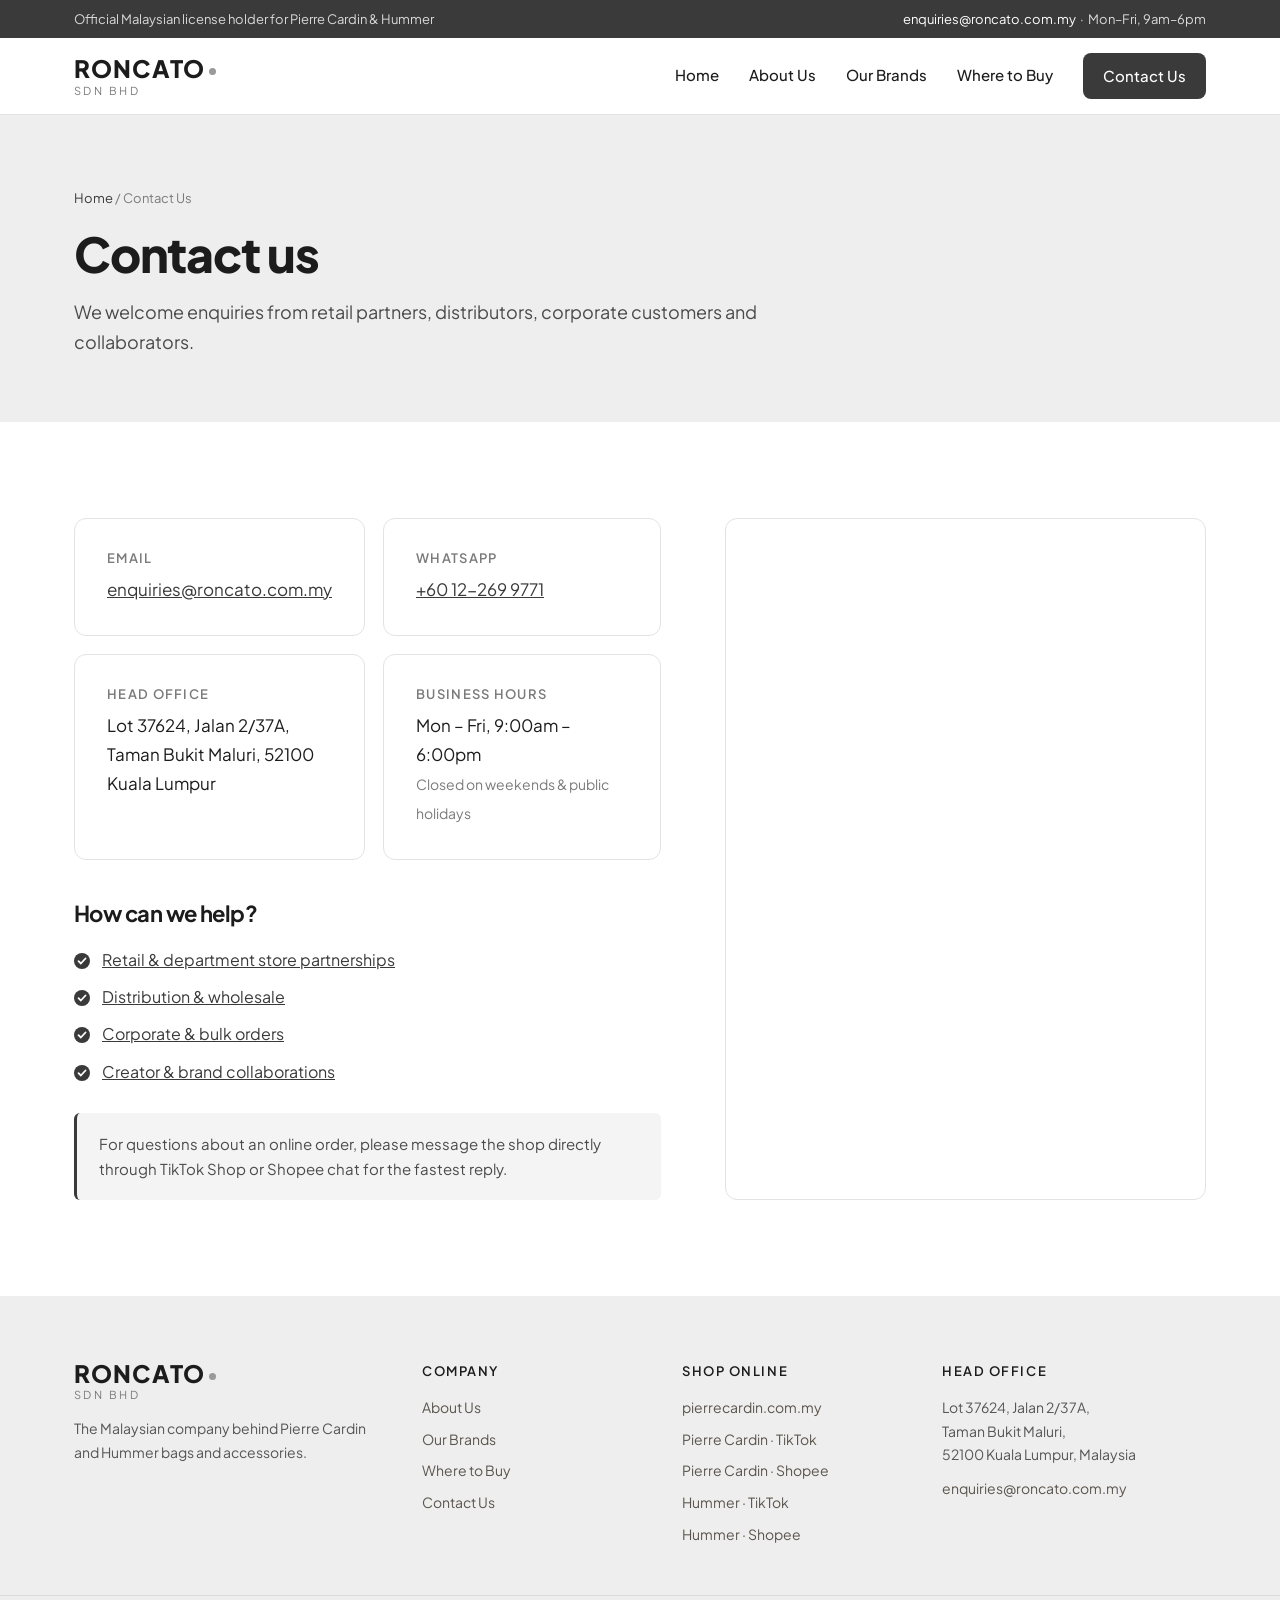
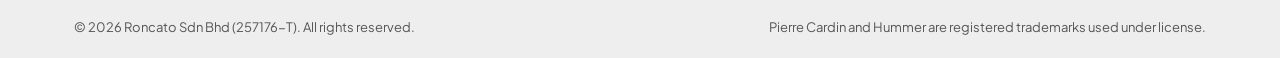
<file: contact.html>
<!DOCTYPE html>
<html lang="en">
<head>
<meta charset="utf-8">
<meta name="viewport" content="width=device-width, initial-scale=1">
<title>Contact Us | Roncato Sdn Bhd</title>
<meta name="description" content="Contact Roncato Sdn Bhd in Kuala Lumpur for retail partnerships, distribution, corporate orders and collaborations.">
<link rel="canonical" href="https://roncato.com.my/contact.html">
<meta property="og:title" content="Contact Us | Roncato Sdn Bhd">
<meta property="og:description" content="Contact Roncato Sdn Bhd in Kuala Lumpur for retail partnerships, distribution, corporate orders and collaborations.">
<meta property="og:url" content="https://roncato.com.my/contact.html">
<meta property="og:type" content="website">
<link rel="preconnect" href="https://fonts.googleapis.com">
<link rel="preconnect" href="https://fonts.gstatic.com" crossorigin>
<link href="https://fonts.googleapis.com/css2?family=Plus+Jakarta+Sans:wght@400;500;600;700;800&display=swap" rel="stylesheet">
<link rel="stylesheet" href="styles.css">
<script type="application/ld+json">{"@context":"https://schema.org","@type":"Organization","name":"Roncato Sdn Bhd","url":"https://roncato.com.my/","email":"enquiries@roncato.com.my","address":{"@type":"PostalAddress","streetAddress":"Lot 37624, Jalan 2/37A, Taman Bukit Maluri","postalCode":"52100","addressLocality":"Kuala Lumpur","addressCountry":"MY"},"brand":[{"@type":"Brand","name":"Pierre Cardin"},{"@type":"Brand","name":"Hummer"}]}</script>
</head>
<body>
<div class="topbar"><div class="wrap"><span>Official Malaysian license holder for Pierre Cardin &amp; Hummer</span><span class="hide-sm"><a href="mailto:enquiries@roncato.com.my">enquiries@roncato.com.my</a> &nbsp;·&nbsp; Mon–Fri, 9am–6pm</span></div></div>
<header class="site"><div class="wrap">
  <a class="logo" href="index.html"><b>RONCATO</b><span>Sdn Bhd</span></a>
  <button class="menu-toggle" aria-expanded="false" aria-controls="nav">Menu</button>
  <nav class="main" id="nav"><a href="index.html">Home</a><a href="about.html">About Us</a><a href="brands.html">Our Brands</a><a href="where-to-buy.html">Where to Buy</a><a class="btn btn-primary" href="contact.html">Contact Us</a></nav>
</div></header>
<main>
<section class="page-hero"><div class="wrap"><div class="crumbs"><a href="index.html">Home</a> / Contact Us</div><h1>Contact us</h1><p>We welcome enquiries from retail partners, distributors, corporate customers and collaborators.</p></div></section>
<section class="block"><div class="wrap split">
  <div>
    <div class="grid2 contact-cards" style="gap:18px">
      <div class="card"><h4>Email</h4><p><a href="mailto:enquiries@roncato.com.my">enquiries@roncato.com.my</a></p></div>
      <div class="card"><h4>WhatsApp</h4><p><a href="https://wa.me/60122699771" target="_blank" rel="noopener">+60 12-269 9771</a></p></div>
      <div class="card"><h4>Head office</h4><p>Lot 37624, Jalan 2/37A, Taman Bukit Maluri, 52100 Kuala Lumpur</p></div>
      <div class="card"><h4>Business hours</h4><p>Mon – Fri, 9:00am – 6:00pm<br><span style="font-size:14px;color:var(--muted)">Closed on weekends &amp; public holidays</span></p></div>
    </div>
    <h3 style="margin:40px 0 6px">How can we help?</h3>
    <ul class="check">
      <li><a href="mailto:enquiries@roncato.com.my?subject=Retail%20partnership%20enquiry">Retail &amp; department store partnerships</a></li>
      <li><a href="mailto:enquiries@roncato.com.my?subject=Distribution%20enquiry">Distribution &amp; wholesale</a></li>
      <li><a href="mailto:enquiries@roncato.com.my?subject=Corporate%20order%20enquiry">Corporate &amp; bulk orders</a></li>
      <li><a href="mailto:enquiries@roncato.com.my?subject=Collaboration%20enquiry">Creator &amp; brand collaborations</a></li>
    </ul>
    <p class="note" style="margin-top:28px">For questions about an online order, please message the shop directly through TikTok Shop or Shopee chat for the fastest reply.</p>
  </div>
  <div class="map"><iframe title="Roncato Sdn Bhd head office map" loading="lazy" referrerpolicy="no-referrer-when-downgrade" src="https://maps.google.com/maps?q=Jalan%202%2F37A%2C%20Taman%20Bukit%20Maluri%2C%2052100%20Kuala%20Lumpur&output=embed"></iframe></div>
</div></section>

</main>
<footer class="site">
  <div class="wrap">
    <div><a class="logo" href="index.html"><b>RONCATO</b><span>Sdn Bhd</span></a>
      <p style="margin-top:16px;max-width:34ch">The Malaysian company behind Pierre Cardin and Hummer bags and accessories.</p></div>
    <div><h5>Company</h5><ul><li><a href="about.html">About Us</a></li><li><a href="brands.html">Our Brands</a></li><li><a href="where-to-buy.html">Where to Buy</a></li><li><a href="contact.html">Contact Us</a></li></ul></div>
    <div><h5>Shop online</h5><ul><li><a href="https://www.pierrecardin.com.my" target="_blank" rel="noopener">pierrecardin.com.my</a></li><li><a href="https://www.tiktok.com/@pierrecardin.my" target="_blank" rel="noopener">Pierre Cardin · TikTok</a></li><li><a href="https://shopee.com.my/pierrecardinstudio.os" target="_blank" rel="noopener">Pierre Cardin · Shopee</a></li><li><a href="https://www.tiktok.com/@hummer.os" target="_blank" rel="noopener">Hummer · TikTok</a></li><li><a href="https://shopee.com.my/hummerstudio.os" target="_blank" rel="noopener">Hummer · Shopee</a></li></ul></div>
    <div><h5>Head office</h5><p>Lot 37624, Jalan 2/37A,<br>Taman Bukit Maluri,<br>52100 Kuala Lumpur, Malaysia</p><p style="margin-top:10px"><a href="mailto:enquiries@roncato.com.my">enquiries@roncato.com.my</a></p></div>
  </div>
  <div class="legal"><div class="wrap"><span>© <span class="yr">2026</span> Roncato Sdn Bhd (257176-T). All rights reserved.</span><span>Pierre Cardin and Hummer are registered trademarks used under license.</span></div></div>
</footer>
<script>
document.querySelectorAll('.yr').forEach(e=>e.textContent=new Date().getFullYear());
const t=document.querySelector('.menu-toggle'),n=document.getElementById('nav');
t.addEventListener('click',()=>{const o=n.classList.toggle('open');t.setAttribute('aria-expanded',o)});
</script>
</body>
</html>
</file>
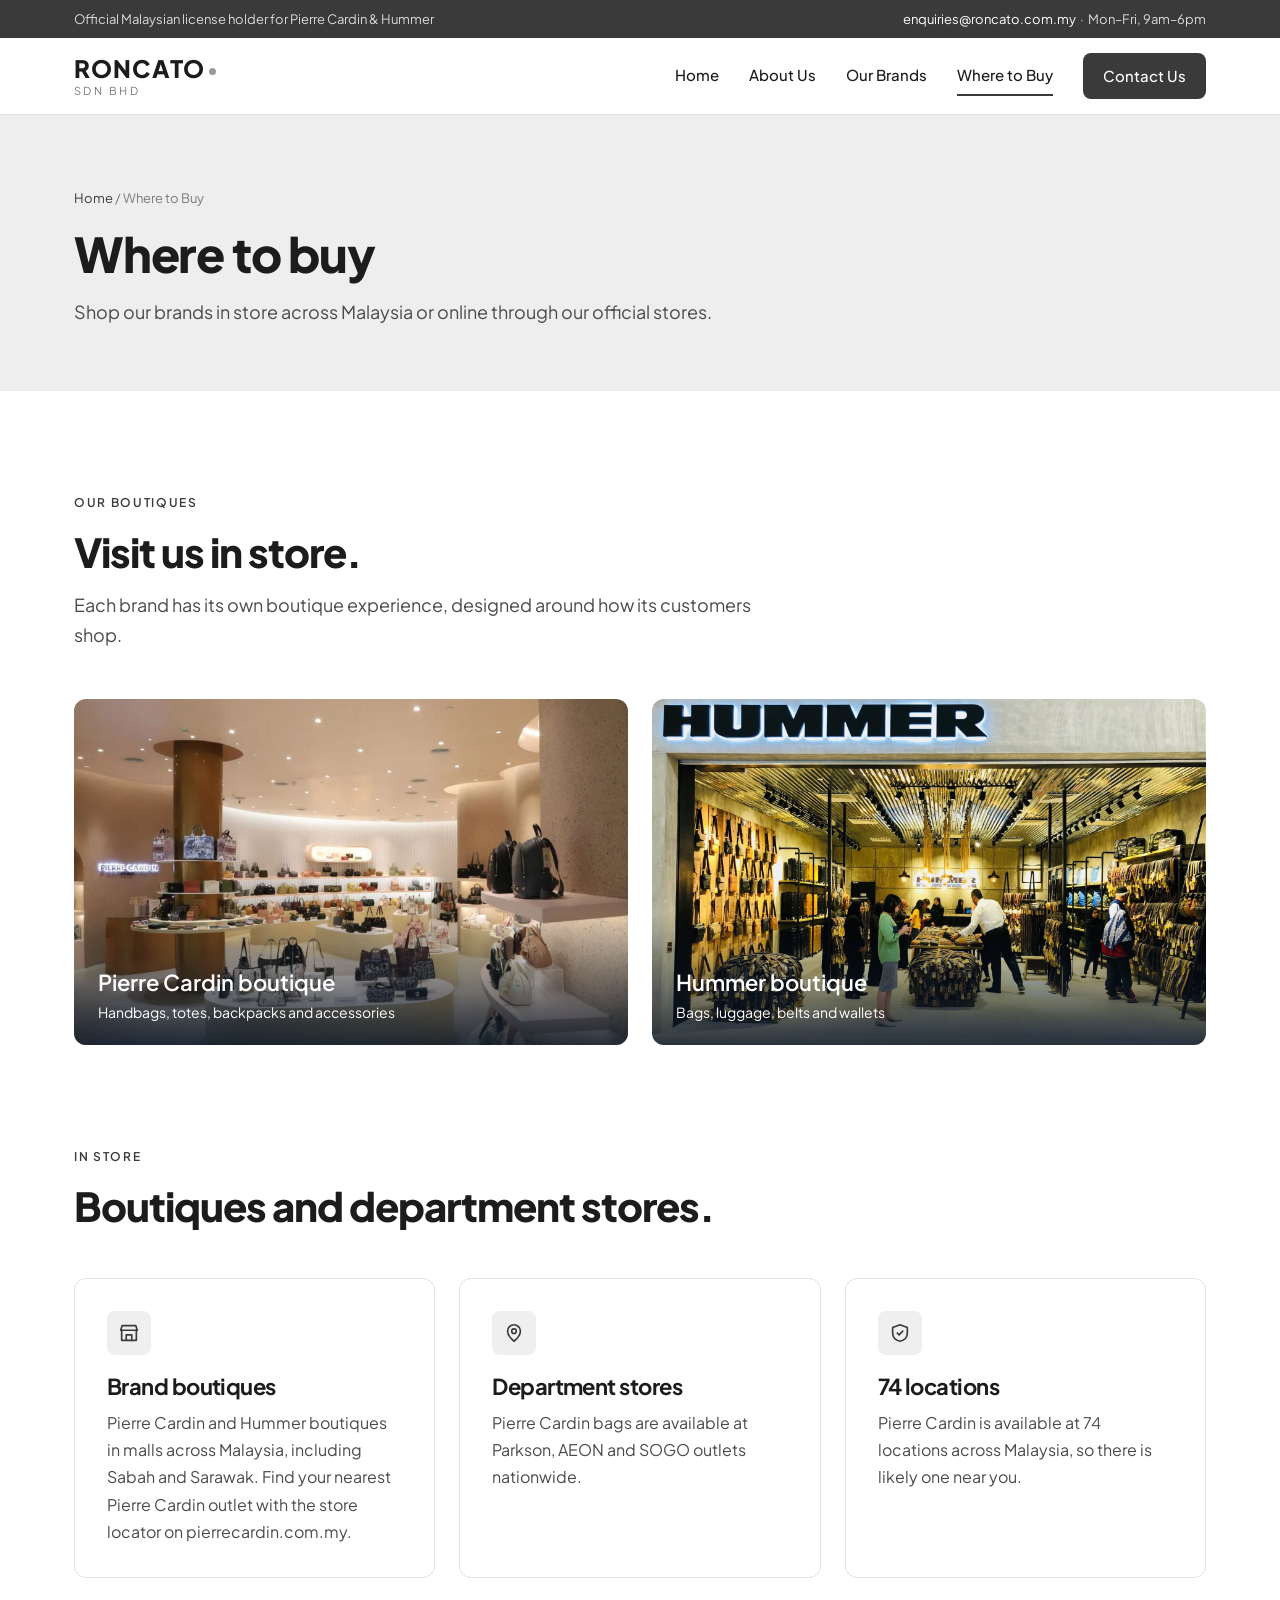
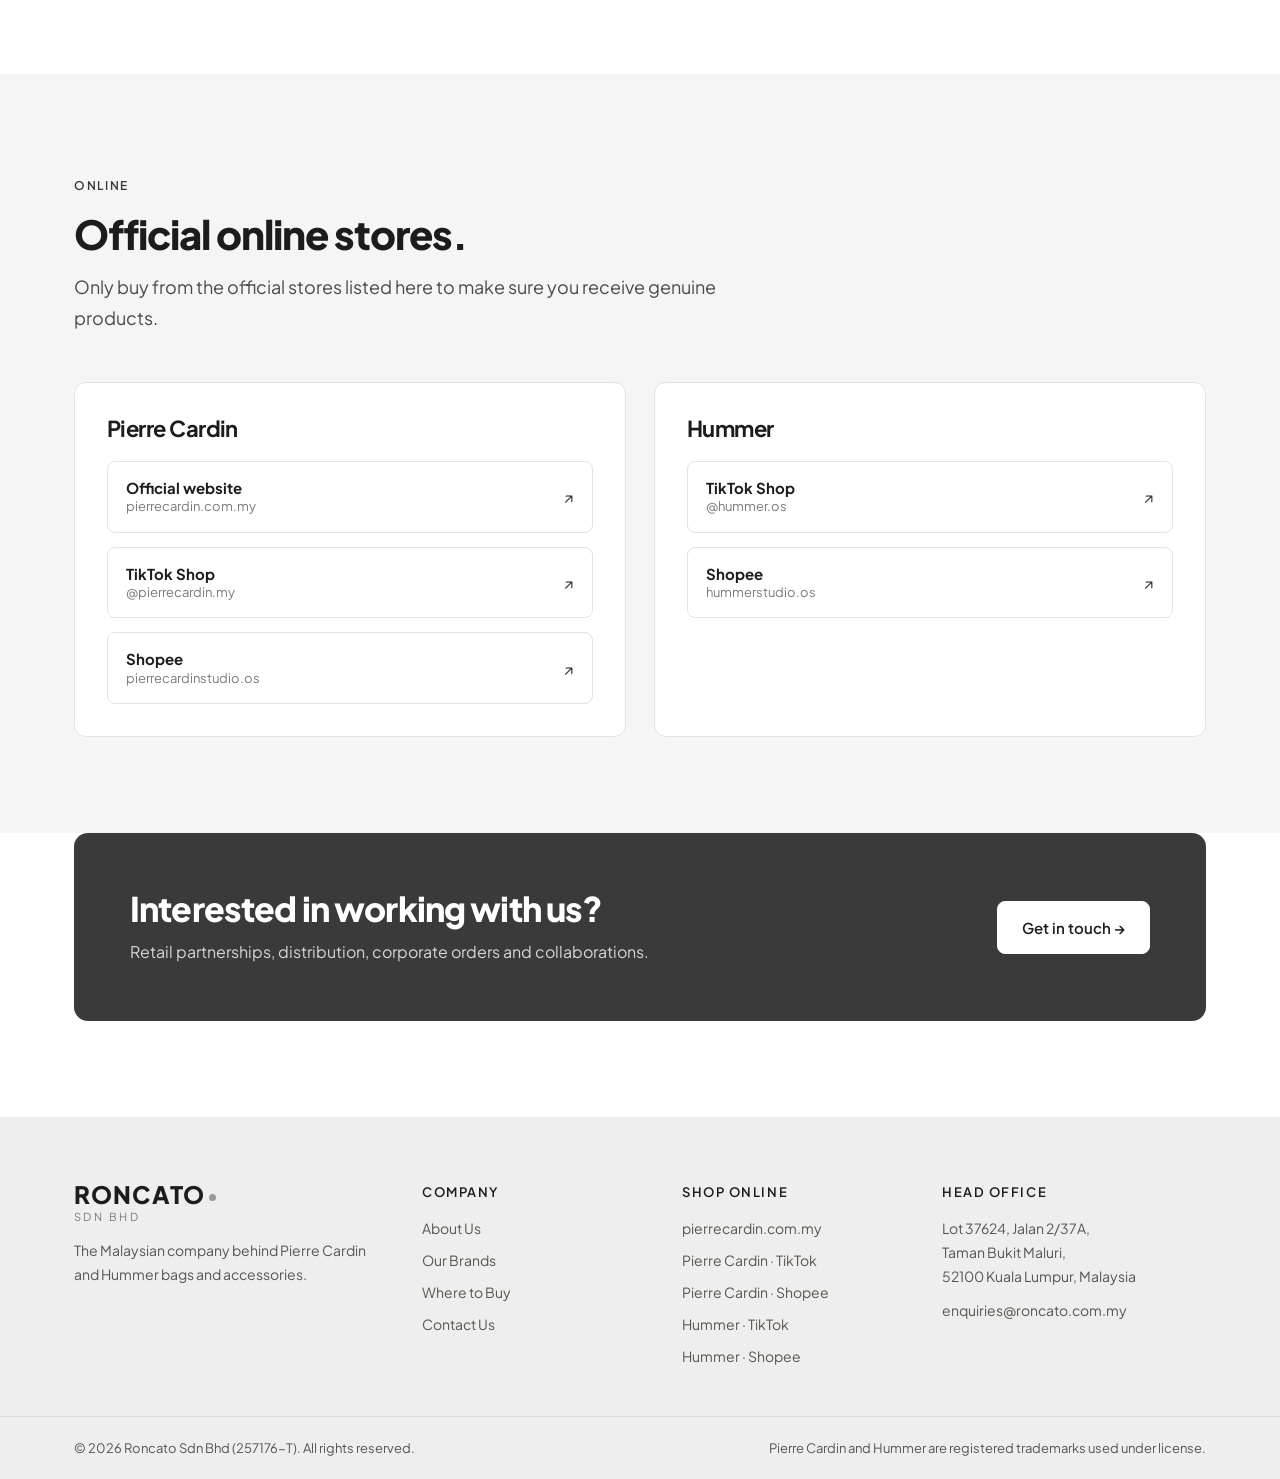
<file: where-to-buy.html>
<!DOCTYPE html>
<html lang="en">
<head>
<meta charset="utf-8">
<meta name="viewport" content="width=device-width, initial-scale=1">
<title>Where to Buy | Roncato Sdn Bhd</title>
<meta name="description" content="Where to buy Pierre Cardin and Hummer bags in Malaysia: boutiques, Parkson, AEON, SOGO, pierrecardin.com.my, TikTok Shop and Shopee.">
<link rel="canonical" href="https://roncato.com.my/where-to-buy.html">
<meta property="og:title" content="Where to Buy | Roncato Sdn Bhd">
<meta property="og:description" content="Where to buy Pierre Cardin and Hummer bags in Malaysia: boutiques, Parkson, AEON, SOGO, pierrecardin.com.my, TikTok Shop and Shopee.">
<meta property="og:url" content="https://roncato.com.my/where-to-buy.html">
<meta property="og:type" content="website">
<link rel="preconnect" href="https://fonts.googleapis.com">
<link rel="preconnect" href="https://fonts.gstatic.com" crossorigin>
<link href="https://fonts.googleapis.com/css2?family=Plus+Jakarta+Sans:wght@400;500;600;700;800&display=swap" rel="stylesheet">
<link rel="stylesheet" href="styles.css">
<script type="application/ld+json">{"@context":"https://schema.org","@type":"Organization","name":"Roncato Sdn Bhd","url":"https://roncato.com.my/","email":"enquiries@roncato.com.my","address":{"@type":"PostalAddress","streetAddress":"Lot 37624, Jalan 2/37A, Taman Bukit Maluri","postalCode":"52100","addressLocality":"Kuala Lumpur","addressCountry":"MY"},"brand":[{"@type":"Brand","name":"Pierre Cardin"},{"@type":"Brand","name":"Hummer"}]}</script>
</head>
<body>
<div class="topbar"><div class="wrap"><span>Official Malaysian license holder for Pierre Cardin &amp; Hummer</span><span class="hide-sm"><a href="mailto:enquiries@roncato.com.my">enquiries@roncato.com.my</a> &nbsp;·&nbsp; Mon–Fri, 9am–6pm</span></div></div>
<header class="site"><div class="wrap">
  <a class="logo" href="index.html"><b>RONCATO</b><span>Sdn Bhd</span></a>
  <button class="menu-toggle" aria-expanded="false" aria-controls="nav">Menu</button>
  <nav class="main" id="nav"><a href="index.html">Home</a><a href="about.html">About Us</a><a href="brands.html">Our Brands</a><a href="where-to-buy.html" class="active">Where to Buy</a><a class="btn btn-primary" href="contact.html">Contact Us</a></nav>
</div></header>
<main>
<section class="page-hero"><div class="wrap"><div class="crumbs"><a href="index.html">Home</a> / Where to Buy</div><h1>Where to buy</h1><p>Shop our brands in store across Malaysia or online through our official stores.</p></div></section>
<section class="block" style="padding-bottom:0"><div class="wrap">
  <div class="head"><span class="eyebrow">Our boutiques</span><h2>Visit us in store.</h2><p class="lead">Each brand has its own boutique experience, designed around how its customers shop.</p></div>
  <div class="boutiques">
    <figure class="photo"><img src="images/pierre-cardin-boutique.jpg" alt="Inside a Pierre Cardin boutique in Malaysia" loading="lazy"><figcaption><b>Pierre Cardin boutique</b>Handbags, totes, backpacks and accessories</figcaption></figure>
    <figure class="photo"><img src="images/hummer-boutique.jpg" alt="Hummer boutique storefront in Malaysia" loading="lazy"><figcaption><b>Hummer boutique</b>Bags, luggage, belts and wallets</figcaption></figure>
  </div>
</div></section>
<section class="block"><div class="wrap">
  <div class="head"><span class="eyebrow">In store</span><h2>Boutiques and department stores.</h2></div>
  <div class="grid3">
    <div class="card"><div class="icon"><svg viewBox="0 0 24 24"><path d="M3 9l1.5-5h15L21 9"/><path d="M4 9v11h16V9"/><path d="M3 9h18"/><path d="M9 20v-6h6v6"/></svg></div><h3>Brand boutiques</h3><p>Pierre Cardin and Hummer boutiques in malls across Malaysia, including Sabah and Sarawak. Find your nearest Pierre Cardin outlet with the store locator on pierrecardin.com.my.</p></div>
    <div class="card"><div class="icon"><svg viewBox="0 0 24 24"><path d="M12 21s-7-6-7-11a7 7 0 0114 0c0 5-7 11-7 11z"/><circle cx="12" cy="10" r="2.5"/></svg></div><h3>Department stores</h3><p>Pierre Cardin bags are available at Parkson, AEON and SOGO outlets nationwide.</p></div>
    <div class="card"><div class="icon"><svg viewBox="0 0 24 24"><path d="M12 3l8 3v6c0 5-3.5 8-8 9-4.5-1-8-4-8-9V6z"/><path d="M9 12l2 2 4-4"/></svg></div><h3>74 locations</h3><p>Pierre Cardin is available at 74 locations across Malaysia, so there is likely one near you.</p></div>
  </div>
</div></section>
<section class="block soft"><div class="wrap">
  <div class="head"><span class="eyebrow">Online</span><h2>Official online stores.</h2><p class="lead">Only buy from the official stores listed here to make sure you receive genuine products.</p></div>
  <div class="grid2">
    <div class="card"><h3>Pierre Cardin</h3><div style="margin-top:20px"><div class="channels"><a class="channel" href="https://www.pierrecardin.com.my" target="_blank" rel="noopener"><span><b>Official website</b><small>pierrecardin.com.my</small></span><i>↗</i></a><a class="channel" href="https://www.tiktok.com/@pierrecardin.my" target="_blank" rel="noopener"><span><b>TikTok Shop</b><small>@pierrecardin.my</small></span><i>↗</i></a><a class="channel" href="https://shopee.com.my/pierrecardinstudio.os" target="_blank" rel="noopener"><span><b>Shopee</b><small>pierrecardinstudio.os</small></span><i>↗</i></a></div></div></div>
    <div class="card"><h3>Hummer</h3><div style="margin-top:20px"><div class="channels"><a class="channel" href="https://www.tiktok.com/@hummer.os" target="_blank" rel="noopener"><span><b>TikTok Shop</b><small>@hummer.os</small></span><i>↗</i></a><a class="channel" href="https://shopee.com.my/hummerstudio.os" target="_blank" rel="noopener"><span><b>Shopee</b><small>hummerstudio.os</small></span><i>↗</i></a></div></div></div>
  </div>
</div></section>
<section class="block" style="padding-top:0"><div class="wrap"><div class="cta"><div><h2>Interested in working with us?</h2><p>Retail partnerships, distribution, corporate orders and collaborations.</p></div><a class="btn btn-ghost" href="contact.html">Get in touch →</a></div></div></section>

</main>
<footer class="site">
  <div class="wrap">
    <div><a class="logo" href="index.html"><b>RONCATO</b><span>Sdn Bhd</span></a>
      <p style="margin-top:16px;max-width:34ch">The Malaysian company behind Pierre Cardin and Hummer bags and accessories.</p></div>
    <div><h5>Company</h5><ul><li><a href="about.html">About Us</a></li><li><a href="brands.html">Our Brands</a></li><li><a href="where-to-buy.html">Where to Buy</a></li><li><a href="contact.html">Contact Us</a></li></ul></div>
    <div><h5>Shop online</h5><ul><li><a href="https://www.pierrecardin.com.my" target="_blank" rel="noopener">pierrecardin.com.my</a></li><li><a href="https://www.tiktok.com/@pierrecardin.my" target="_blank" rel="noopener">Pierre Cardin · TikTok</a></li><li><a href="https://shopee.com.my/pierrecardinstudio.os" target="_blank" rel="noopener">Pierre Cardin · Shopee</a></li><li><a href="https://www.tiktok.com/@hummer.os" target="_blank" rel="noopener">Hummer · TikTok</a></li><li><a href="https://shopee.com.my/hummerstudio.os" target="_blank" rel="noopener">Hummer · Shopee</a></li></ul></div>
    <div><h5>Head office</h5><p>Lot 37624, Jalan 2/37A,<br>Taman Bukit Maluri,<br>52100 Kuala Lumpur, Malaysia</p><p style="margin-top:10px"><a href="mailto:enquiries@roncato.com.my">enquiries@roncato.com.my</a></p></div>
  </div>
  <div class="legal"><div class="wrap"><span>© <span class="yr">2026</span> Roncato Sdn Bhd (257176-T). All rights reserved.</span><span>Pierre Cardin and Hummer are registered trademarks used under license.</span></div></div>
</footer>
<script>
document.querySelectorAll('.yr').forEach(e=>e.textContent=new Date().getFullYear());
const t=document.querySelector('.menu-toggle'),n=document.getElementById('nav');
t.addEventListener('click',()=>{const o=n.classList.toggle('open');t.setAttribute('aria-expanded',o)});
</script>
</body>
</html>
</file>
<file: styles.css>
:root{
  --navy:#1f1f1f;--navy-2:#3a3a3a;--ink:#1c1c1c;--body:#4b4b4b;--muted:#7a7a76;
  --line:#e6e4df;--bg:#ffffff;--soft:#f3f3f1;--brass:#c8102e;--brass-soft:#f3ece1;
  --red:#c8102e;--red-2:#a50d26;--beige:#efe6d8;
  --radius:12px;--max:1180px;
}
*{box-sizing:border-box;margin:0;padding:0}
html{scroll-behavior:smooth}
body{font-family:"Plus Jakarta Sans",system-ui,-apple-system,"Segoe UI",Roboto,sans-serif;color:var(--body);background:var(--bg);font-size:16px;line-height:1.7;-webkit-font-smoothing:antialiased}
a{color:var(--navy-2)}
img{max-width:100%;display:block}
.wrap{max-width:var(--max);margin:0 auto;padding:0 24px}
h1,h2,h3,h4{color:var(--ink);font-family:"Plus Jakarta Sans",system-ui,sans-serif;font-weight:600;line-height:1.2;letter-spacing:-.01em}
h1{font-size:clamp(36px,4.6vw,56px)}
h2{font-size:clamp(28px,3.2vw,40px)}
h3{font-size:22px}
.eyebrow{display:inline-block;font-size:12px;font-weight:600;letter-spacing:.14em;text-transform:uppercase;color:var(--brass);margin-bottom:14px}
.lead{font-size:18px;color:var(--body);max-width:62ch}
.btn{display:inline-flex;align-items:center;gap:8px;padding:13px 24px;border-radius:6px;font-weight:600;font-size:15px;text-decoration:none;transition:.2s;border:1px solid transparent}
.btn-primary{background:var(--navy);color:#fff}.btn-primary:hover{background:var(--navy-2)}
.btn-ghost{border-color:#ffffff66;color:#fff}.btn-ghost:hover{background:#ffffff14}
.btn-outline{border-color:var(--navy);color:var(--navy)}.btn-outline:hover{background:var(--navy);color:#fff}

/* top bar + header */
.topbar{background:var(--navy);color:#c9d4e0;font-size:13px}
.topbar .wrap{display:flex;justify-content:space-between;gap:16px;padding-top:8px;padding-bottom:8px;flex-wrap:wrap}
.topbar a{color:#fff;text-decoration:none}
header.site{position:sticky;top:0;z-index:20;background:#fff;border-bottom:1px solid var(--line)}
header.site .wrap{display:flex;align-items:center;justify-content:space-between;height:76px}
.logo{display:flex;flex-direction:column;text-decoration:none;line-height:1.1}
.logo b{font-family:"Plus Jakarta Sans",system-ui,sans-serif;font-size:24px;color:var(--navy);letter-spacing:.06em}
.logo span{font-size:11px;letter-spacing:.22em;color:var(--muted);text-transform:uppercase;margin-top:3px}
nav.main{display:flex;align-items:center;gap:30px}
nav.main a{text-decoration:none;color:var(--ink);font-size:15px;font-weight:500;padding:6px 0;border-bottom:2px solid transparent}
nav.main a:hover,nav.main a.active{border-bottom-color:var(--brass);color:var(--navy)}
nav.main a.btn{border:0;color:#fff;padding:10px 20px}
.menu-toggle{display:none;background:none;border:1px solid var(--line);border-radius:6px;padding:8px 12px;font-size:14px;cursor:pointer}

/* hero */
.hero{background:linear-gradient(135deg,var(--navy) 0%,#12355a 60%,#1b4a78 100%);color:#fff;position:relative;overflow:hidden}
.hero::after{content:"";position:absolute;right:-180px;top:-180px;width:560px;height:560px;border:1px solid #ffffff1f;border-radius:50%;box-shadow:0 0 0 80px #ffffff08,0 0 0 160px #ffffff05}
.hero .wrap{position:relative;z-index:1;padding-top:110px;padding-bottom:110px}
.hero h1{color:#fff;max-width:17ch}
.hero p{color:#cfdae6;font-size:19px;max-width:56ch;margin-top:22px}
.hero .actions{display:flex;gap:14px;margin-top:36px;flex-wrap:wrap}
.page-hero{background:var(--navy);color:#fff}
.page-hero .wrap{padding-top:72px;padding-bottom:64px}
.page-hero h1{color:#fff;font-size:clamp(32px,4vw,48px)}
.page-hero p{color:#cfdae6;max-width:60ch;margin-top:14px;font-size:18px}
.crumbs{font-size:13px;color:#9fb2c6;margin-bottom:16px}.crumbs a{color:#cfdae6;text-decoration:none}

/* trust bar */
.trust{border-bottom:1px solid var(--line);background:#fff}
.trust .wrap{display:grid;grid-template-columns:repeat(4,1fr)}
.trust div{padding:26px 22px;border-left:1px solid var(--line)}
.trust div:first-child{border-left:0;padding-left:0}
.trust b{display:block;font-family:"Plus Jakarta Sans",system-ui,sans-serif;font-size:28px;color:var(--navy);font-weight:600;line-height:1.2}
.trust small{font-size:13px;color:var(--muted)}

/* sections */
section.block{padding:96px 0}
section.soft{background:var(--soft)}
.head{max-width:720px;margin-bottom:48px}
.head p{margin-top:14px}
.grid2{display:grid;grid-template-columns:1fr 1fr;gap:28px}
.grid3{display:grid;grid-template-columns:repeat(3,1fr);gap:24px}
.grid4{display:grid;grid-template-columns:repeat(4,1fr);gap:24px}
.split{display:grid;grid-template-columns:1.1fr .9fr;gap:64px;align-items:start}

.card{background:#fff;border:1px solid var(--line);border-radius:var(--radius);padding:32px}
.card p{margin-top:10px}
.icon{width:44px;height:44px;border-radius:8px;background:var(--brass-soft);display:flex;align-items:center;justify-content:center;margin-bottom:18px}
.icon svg{width:22px;height:22px;stroke:var(--brass);fill:none;stroke-width:1.8;stroke-linecap:round;stroke-linejoin:round}

.brand-card{display:flex;flex-direction:column;border-radius:var(--radius);overflow:hidden;border:1px solid var(--line);background:#fff}
.brand-card .top{padding:40px 36px;min-height:190px;display:flex;flex-direction:column;justify-content:flex-end}
.brand-card .top.pc{background:var(--brass-soft)}
.brand-card .top.hm{background:var(--ink);color:#fff}
.brand-card .top.hm h3,.brand-card .top.hm .tag{color:#fff}
.brand-card h3{font-size:34px}
.brand-card .tag{font-size:13px;letter-spacing:.08em;text-transform:uppercase;color:var(--brass);font-weight:600;margin-bottom:8px}
.brand-card .body{padding:28px 36px 32px;display:flex;flex-direction:column;gap:18px;flex:1}
.brand-card .more{margin-top:auto;font-weight:600;text-decoration:none}

.check{list-style:none;display:grid;gap:10px;margin-top:20px}
.check li{padding-left:28px;position:relative}
.check li::before{content:"";position:absolute;left:0;top:7px;width:16px;height:16px;border-radius:50%;background:var(--navy) url("data:image/svg+xml,%3Csvg xmlns='http://www.w3.org/2000/svg' viewBox='0 0 16 16'%3E%3Cpath d='M4.5 8.2l2.3 2.3 4.7-5' stroke='white' stroke-width='1.8' fill='none' stroke-linecap='round'/%3E%3C/svg%3E") center/16px no-repeat}

.facts{width:100%;border-collapse:collapse;background:#fff;border:1px solid var(--line);border-radius:var(--radius);overflow:hidden}
.facts th,.facts td{text-align:left;padding:16px 22px;border-bottom:1px solid var(--line);vertical-align:top;font-size:15px}
.facts th{width:38%;color:var(--muted);font-weight:500;background:var(--soft)}
.facts td{color:var(--ink)}
.facts tr:last-child th,.facts tr:last-child td{border-bottom:0}

.channels{display:grid;grid-template-columns:repeat(auto-fill,minmax(240px,1fr));gap:14px}
.channel{display:flex;justify-content:space-between;align-items:center;gap:12px;padding:16px 18px;border:1px solid var(--line);border-radius:8px;text-decoration:none;background:#fff;transition:.2s}
.channel:hover{border-color:var(--navy);box-shadow:0 4px 14px #0f2a4714}
.channel span{display:flex;flex-direction:column;line-height:1.35}
.channel b{color:var(--ink);font-size:15px}
.channel small{color:var(--muted);font-size:13px}
.channel i{font-style:normal;color:var(--navy)}

.brand-detail{display:grid;grid-template-columns:.9fr 1.1fr;gap:56px;align-items:start;padding:72px 0;border-top:1px solid var(--line)}
.brand-detail:first-of-type{border-top:0;padding-top:0}
.brand-panel{border-radius:var(--radius);padding:44px 38px;min-height:280px;display:flex;flex-direction:column;justify-content:flex-end}
.brand-panel.pc{background:var(--brass-soft)}
.brand-panel.hm{background:var(--ink)}
.brand-panel.hm h2,.brand-panel.hm .tag{color:#fff}
.brand-panel .tag{font-size:13px;letter-spacing:.08em;text-transform:uppercase;color:var(--brass);font-weight:600;margin-bottom:10px}
.pills{display:flex;flex-wrap:wrap;gap:8px;margin-top:18px}
.pills span{font-size:13px;padding:5px 12px;border-radius:20px;border:1px solid var(--line);background:#fff;color:var(--ink)}

.contact-cards .card h4{font-size:13px;letter-spacing:.1em;text-transform:uppercase;color:var(--muted);font-weight:600;margin-bottom:8px}
.contact-cards .card p{margin-top:0;color:var(--ink);font-size:17px}
.map{border:1px solid var(--line);border-radius:var(--radius);overflow:hidden;height:100%;min-height:380px}
.map iframe{width:100%;height:100%;min-height:380px;border:0;display:block}
.note{background:var(--brass-soft);border-left:3px solid var(--brass);padding:18px 22px;border-radius:6px;font-size:15px}

.cta{background:var(--navy);color:#fff;border-radius:14px;padding:56px;display:flex;justify-content:space-between;align-items:center;gap:30px;flex-wrap:wrap}
.cta h2{color:#fff;font-size:clamp(26px,2.8vw,34px)}
.cta p{color:#cfdae6;margin-top:8px}

footer.site{background:#0b1f35;color:#a9b8c8;font-size:14px;margin-top:0}
footer.site .wrap{display:grid;grid-template-columns:1.4fr 1fr 1fr 1.2fr;gap:40px;padding-top:64px;padding-bottom:48px}
footer.site h5{color:#fff;font-size:13px;letter-spacing:.12em;text-transform:uppercase;margin-bottom:14px;font-weight:600}
footer.site a{color:#a9b8c8;text-decoration:none}footer.site a:hover{color:#fff}
footer.site ul{list-style:none;display:grid;gap:8px}
footer.site .logo b{color:#fff}footer.site .logo span{color:#8fa3b8}
footer.site .legal{border-top:1px solid #ffffff1a}
footer.site .legal .wrap{display:flex;justify-content:space-between;flex-wrap:wrap;gap:10px;padding-top:20px;padding-bottom:20px;font-size:13px}

@media (max-width:960px){
  .trust .wrap,.grid4{grid-template-columns:1fr 1fr}
  .trust div:nth-child(3){border-left:0;padding-left:0}
  .grid3,.grid2,.split,.brand-detail{grid-template-columns:1fr}
  footer.site .wrap{grid-template-columns:1fr 1fr}
  .menu-toggle{display:block}
  nav.main{display:none;position:absolute;top:76px;left:0;right:0;background:#fff;flex-direction:column;align-items:flex-start;padding:16px 24px 24px;border-bottom:1px solid var(--line);gap:14px}
  nav.main.open{display:flex}
  section.block{padding:72px 0}
  .cta{padding:36px}
}
@media (max-width:560px){
  .trust .wrap,.grid4{grid-template-columns:1fr}
  .trust div{border-left:0;padding-left:0;border-top:1px solid var(--line)}
  .trust div:first-child{border-top:0}
  footer.site .wrap{grid-template-columns:1fr}
  .topbar .hide-sm{display:none}
  .facts th{width:42%}
}

/* photos */
.photo{border-radius:var(--radius);overflow:hidden;position:relative;background:#ddd}
.photo img{width:100%;height:100%;object-fit:cover}
.photo figcaption{position:absolute;left:0;right:0;bottom:0;padding:48px 24px 20px;background:linear-gradient(transparent,rgba(8,20,36,.85));color:#fff;font-size:14px}
.photo figcaption b{display:block;font-family:"Plus Jakarta Sans",system-ui,sans-serif;font-size:22px;font-weight:600}
.boutiques{display:grid;grid-template-columns:1fr 1fr;gap:24px}
.boutiques .photo{aspect-ratio:16/10}
.brand-card .top.img{padding:0;min-height:0;position:relative;aspect-ratio:16/9}
.brand-card .top.img img{width:100%;height:100%;object-fit:cover}
.brand-card .top.img .label{position:absolute;left:0;right:0;bottom:0;padding:40px 28px 20px;background:linear-gradient(transparent,rgba(8,20,36,.85))}
.brand-card .top.img .label h3,.brand-card .top.img .label .tag{color:#fff}
.brand-panel.img{padding:0;min-height:0;overflow:hidden;position:relative;aspect-ratio:4/3}
.brand-panel.img img{position:absolute;inset:0;width:100%;height:100%;object-fit:cover}
.brand-panel.img .label{position:relative;margin-top:auto;padding:60px 30px 26px;background:linear-gradient(transparent,rgba(8,20,36,.88));width:100%}
.brand-panel.img .label h2,.brand-panel.img .label .tag{color:#fff}
.brand-panel.img{display:flex;flex-direction:column;justify-content:flex-end}
.hero.photo-hero{background:linear-gradient(100deg,rgba(11,31,53,.94) 0%,rgba(15,42,71,.82) 45%,rgba(15,42,71,.35) 100%),url(images/pierre-cardin-boutique.jpg) center/cover}
.hero.photo-hero::after{display:none}
@media (max-width:960px){.boutiques{grid-template-columns:1fr}}


/* ===== Light grey / white / red / beige theme ===== */
h1,h2,h3,h4{font-weight:800;letter-spacing:-.025em}
h3{font-weight:700}
.btn{border-radius:8px}
.btn-primary{background:var(--red);color:#fff}.btn-primary:hover{background:var(--red-2)}
.btn-outline{border-color:var(--ink);color:var(--ink)}.btn-outline:hover{background:var(--ink);color:#fff}
.topbar{background:var(--red);color:#ffe3e7}
.logo b{color:var(--ink);font-weight:800;letter-spacing:.04em}
.logo b::after{content:"";display:inline-block;width:7px;height:7px;border-radius:50%;background:var(--red);margin-left:4px;vertical-align:middle}
nav.main a:hover,nav.main a.active{border-bottom-color:var(--red);color:var(--ink)}
/* light hero over photo */
.hero.photo-hero{background:linear-gradient(100deg,rgba(255,255,255,.97) 0%,rgba(255,255,255,.9) 42%,rgba(255,255,255,.15) 78%,rgba(255,255,255,0) 100%),url(images/pierre-cardin-boutique.jpg) center right/cover;color:var(--ink)}
.hero h1{color:var(--ink)}
.hero p{color:var(--body)}
.hero .btn-ghost{border-color:var(--ink);color:var(--ink)}.hero .btn-ghost:hover{background:var(--ink);color:#fff}
.hero .actions .btn-primary{background:var(--red)!important;color:#fff!important}
.page-hero{background:var(--beige);color:var(--ink)}
.page-hero h1{color:var(--ink)}.page-hero p{color:var(--body)}
.crumbs{color:var(--muted)}.crumbs a{color:var(--red)}
.trust b{color:var(--red);font-weight:800}
section.soft{background:var(--soft)}
.icon{background:#fbe9ec}.icon svg{stroke:var(--red)}
.card{border-radius:var(--radius)}
.check li::before{background-color:var(--red)}
.facts th{background:var(--brass-soft)}
.channel:hover{border-color:var(--red);box-shadow:0 4px 14px #c8102e14}
.channel i{color:var(--red)}
a{color:var(--red)}
.brand-card .more{color:var(--red)}
.note{background:var(--brass-soft);border-left-color:var(--red)}
.cta{background:var(--red)}
.cta p{color:#ffe3e7}
.cta .btn-ghost{background:#fff;color:var(--red);border-color:#fff}.cta .btn-ghost:hover{background:var(--beige)}
footer.site{background:var(--beige);color:#5a554d}
footer.site h5{color:var(--ink)}
footer.site a{color:#5a554d}footer.site a:hover{color:var(--red)}
footer.site .logo b{color:var(--ink)}footer.site .logo span{color:var(--muted)}
footer.site .legal{border-top:1px solid #dccfba}
.eyebrow{color:var(--red)}
.pills span{background:var(--soft);border-color:var(--line)}
@media (max-width:960px){.hero.photo-hero{background:linear-gradient(rgba(255,255,255,.93),rgba(255,255,255,.88)),url(images/pierre-cardin-boutique.jpg) center/cover}}

/* ===== White & grey theme ===== */
:root{--red:#3a3a3a;--red-2:#1f1f1f;--beige:#eeeeee;--brass-soft:#f4f4f4;--soft:#f5f5f5;--line:#e3e3e3;--muted:#7b7b7b}
.topbar{background:#3a3a3a;color:#d9d9d9}
.icon{background:#efefef}
.cta{background:#3a3a3a}.cta p{color:#d6d6d6}
.cta .btn-ghost{color:#1f1f1f}.cta .btn-ghost:hover{background:#e9e9e9}
footer.site{background:#eeeeee;color:#555}
footer.site .legal{border-top-color:#dcdcdc}
.logo b::after{background:#9a9a9a}
.channel:hover{box-shadow:0 4px 14px #0000000f}
</file>
